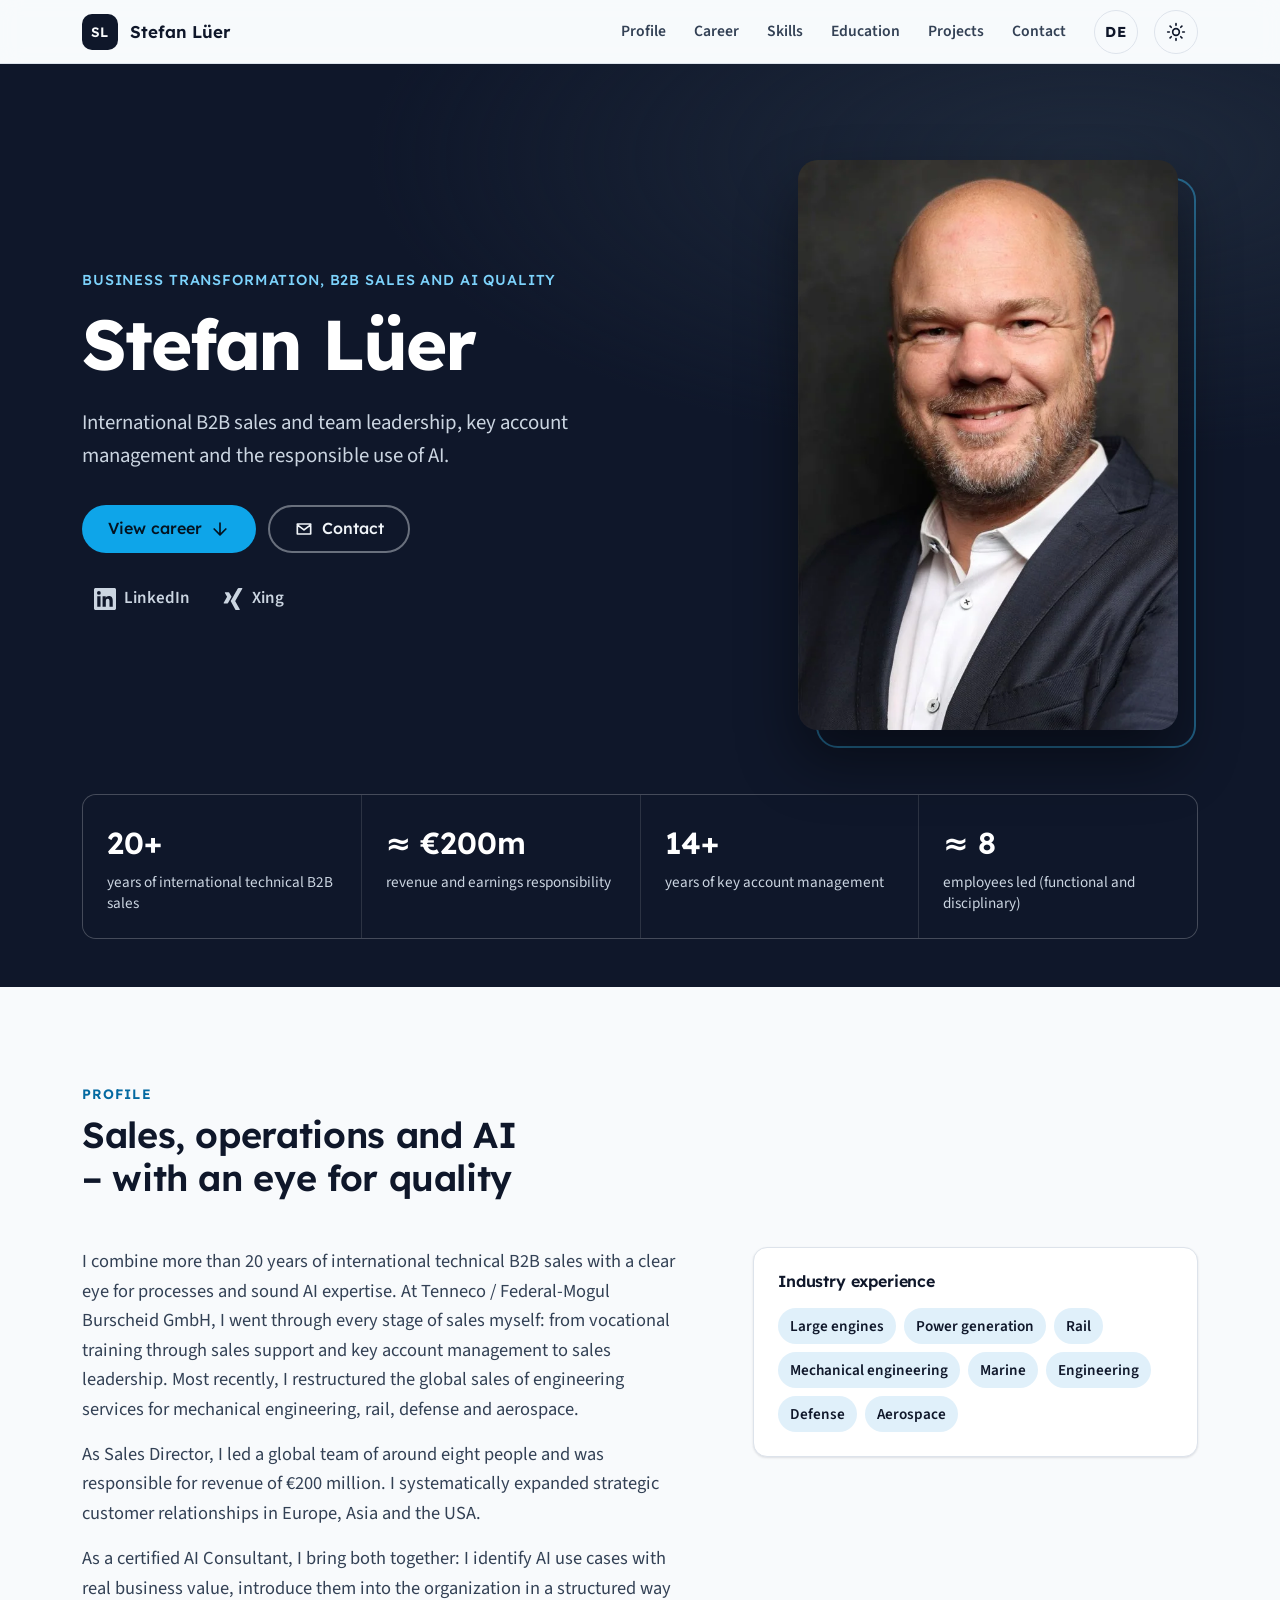
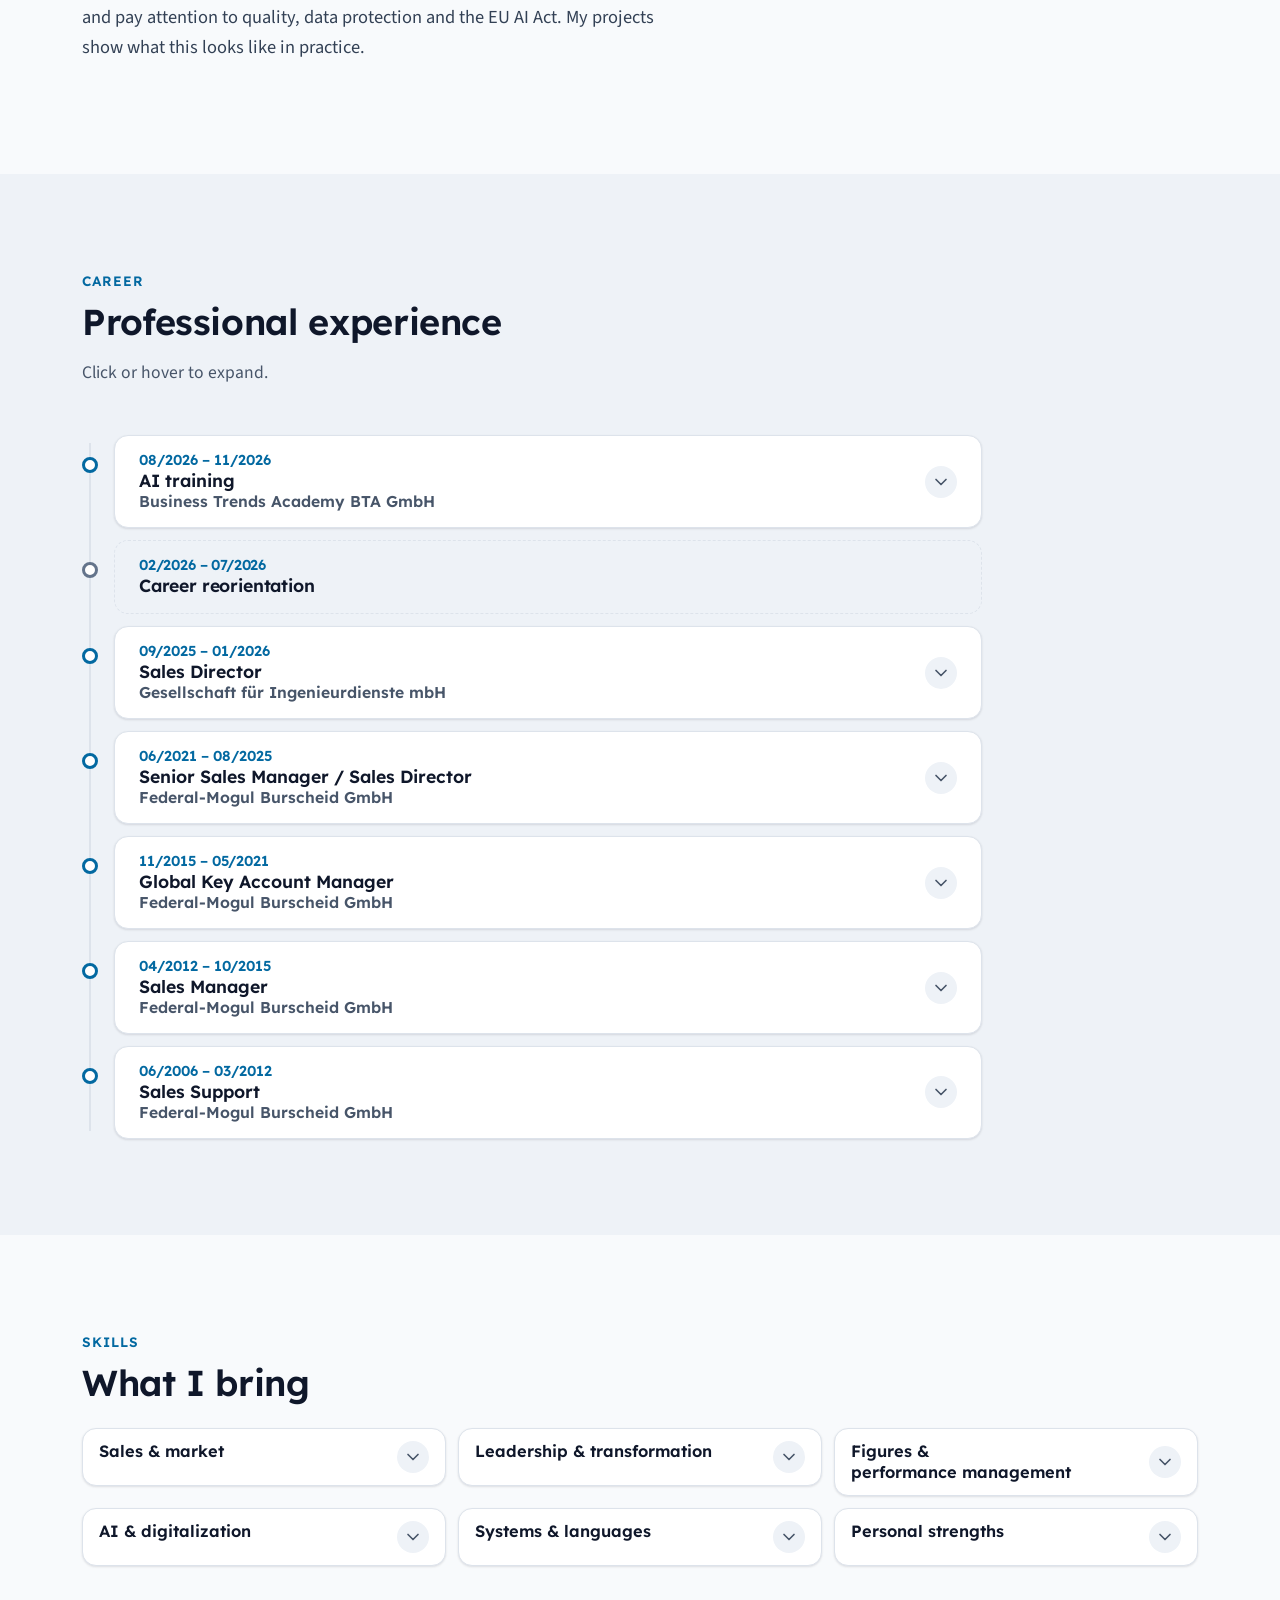
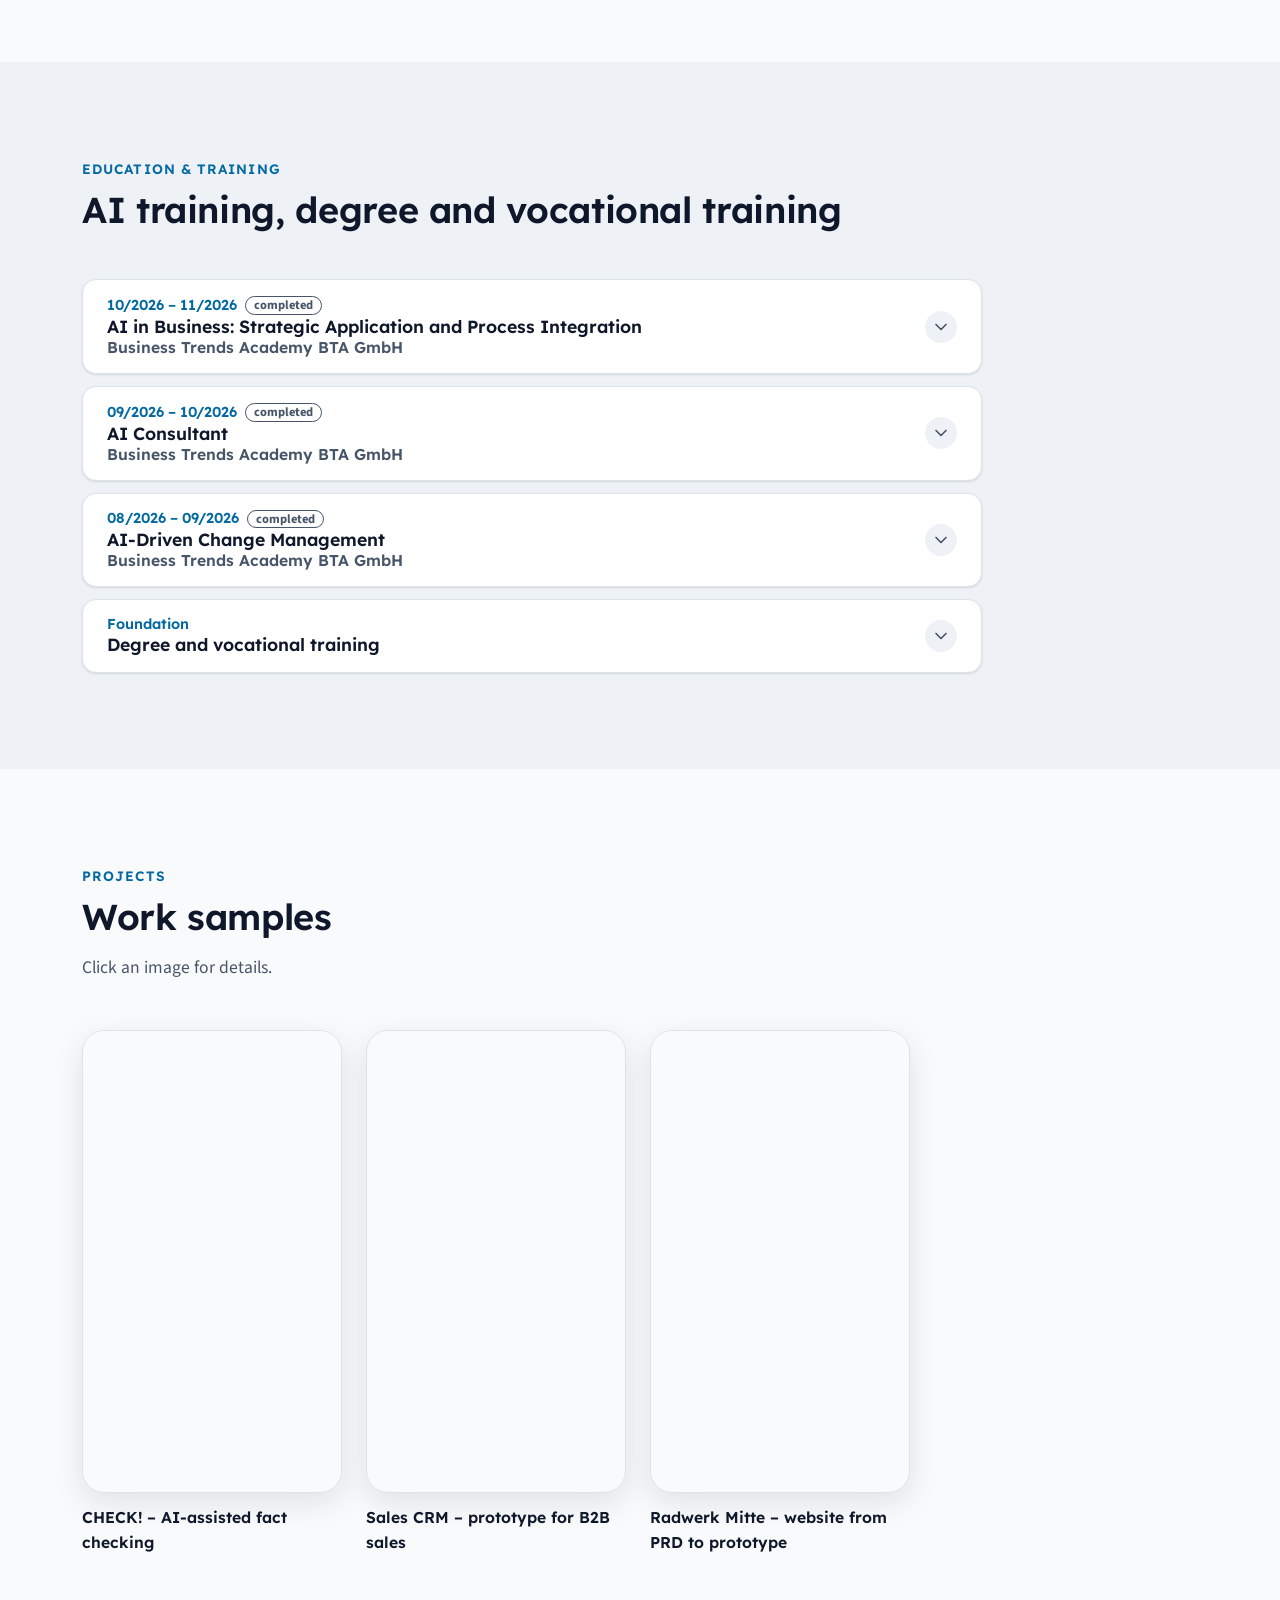
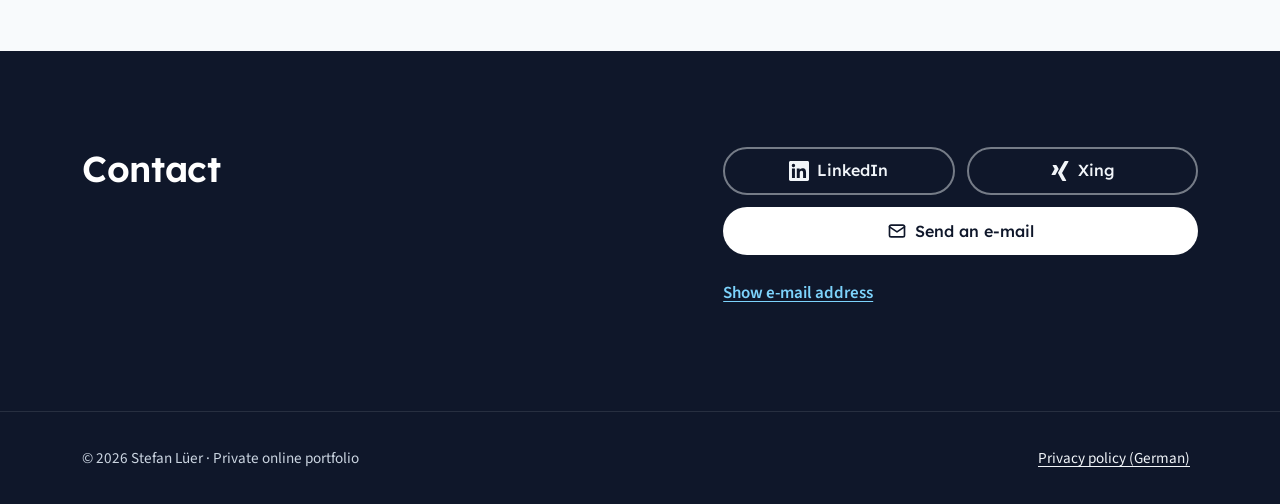
<file: site/index.html>
<!doctype html>
<html lang="de">
<head>
  <meta charset="utf-8">
  <meta name="viewport" content="width=device-width, initial-scale=1">
  <meta http-equiv="Content-Security-Policy" content="default-src 'self'; script-src 'self'; style-src 'self'; img-src 'self' data:; font-src 'self'; frame-src 'none'; connect-src 'none'; manifest-src 'self'; worker-src 'none'; base-uri 'self'; form-action 'none'; object-src 'none'; upgrade-insecure-requests">
  <meta name="referrer" content="strict-origin-when-cross-origin">
  <title data-i18n="meta.title">Stefan Lüer – Internationaler B2B-Vertrieb, Key-Account-Management & KI</title>
  <meta name="description" data-i18n-attr="content:meta.desc" content="Stefan Lüer: über 20 Jahre internationaler technischer B2B-Vertrieb, Teamleitung und Key-Account-Management – verbunden mit fundierter KI-Kompetenz. Werdegang, Kompetenzen, Weiterbildung und Projekte.">
  <link rel="canonical" href="https://lueer.me/">
  <meta property="og:type" content="profile">
  <meta property="og:locale" content="de_DE">
  <meta property="og:locale:alternate" content="en_US">
  <meta property="og:url" content="https://lueer.me/">
  <meta property="og:title" content="Stefan Lüer – Internationaler B2B-Vertrieb, Key-Account-Management & KI">
  <meta property="og:description" content="Werdegang, Kompetenzen, Weiterbildung und Projekte.">
  <meta property="og:image" content="https://lueer.me/assets/portrait.jpg">
  <meta property="og:image:alt" content="Portrait von Stefan Lüer">
  <meta name="twitter:card" content="summary">
  <meta name="theme-color" content="#0F172A">
  <link rel="icon" href="favicon.svg" type="image/svg+xml">
  <link rel="preload" href="assets/fonts/lexend-latin.woff2" as="font" type="font/woff2" crossorigin>
  <link rel="stylesheet" href="css/styles.css">
  <script src="js/theme-init.js"></script>
  <script type="application/ld+json">
  {
    "@context": "https://schema.org",
    "@type": "Person",
    "name": "Stefan Lüer",
    "url": "https://lueer.me/",
    "image": "https://lueer.me/assets/portrait.jpg",
    "jobTitle": "Vertriebs- und Prozessmanager",
    "knowsAbout": ["Internationaler B2B-Vertrieb", "Key Account Management", "Sales Operations", "Teamleitung", "Einführung KI-gestützter Geschäftsprozesse"],
    "sameAs": ["https://www.linkedin.com/in/stefanlueer/", "https://www.xing.com/profile/Stefan_Lueer4"]
  }
  </script>
</head>
<body>
  <a class="skip-link" href="#main" data-i18n="skip">Zum Inhalt springen</a>

  <header class="site-header" id="top">
    <div class="container header-inner">
      <a class="brand" href="#top" data-i18n-attr="aria-label:brand.top" aria-label="Stefan Lüer – zum Seitenanfang">
        <span class="brand-mark" aria-hidden="true">SL</span>
        <span class="brand-name">Stefan Lüer</span>
      </a>
      <nav class="main-nav" data-i18n-attr="aria-label:nav.label" aria-label="Hauptnavigation">
        <button class="nav-toggle" type="button" aria-expanded="false" aria-controls="nav-list">
          <svg class="icon" aria-hidden="true" viewBox="0 0 24 24"><path d="M4 7h16M4 12h16M4 17h16"/></svg>
          <span data-i18n="nav.menu">Menü</span>
        </button>
        <ul id="nav-list" class="nav-list">
          <li><a href="#profil" data-i18n="nav.profil">Profil</a></li>
          <li><a href="#werdegang" data-i18n="nav.werdegang">Werdegang</a></li>
          <li><a href="#kompetenzen" data-i18n="nav.kompetenzen">Kompetenzen</a></li>
          <li><a href="#weiterbildung" data-i18n="nav.weiterbildung">Weiterbildung</a></li>
          <li><a href="#projekte" data-i18n="nav.projekte">Projekte</a></li>
          <li><a href="#kontakt" data-i18n="nav.kontakt">Kontakt</a></li>
        </ul>
      </nav>
      <button class="lang-toggle" type="button" data-lang-toggle lang="en" aria-label="Switch to English">EN</button>
      <button class="theme-toggle" type="button" data-i18n-attr="aria-label:theme" aria-label="Farbschema umschalten">
        <svg class="icon icon-sun" aria-hidden="true" viewBox="0 0 24 24"><circle cx="12" cy="12" r="4"/><path d="M12 2v2M12 20v2M4.9 4.9l1.4 1.4M17.7 17.7l1.4 1.4M2 12h2M20 12h2M4.9 19.1l1.4-1.4M17.7 6.3l1.4-1.4"/></svg>
        <svg class="icon icon-moon" aria-hidden="true" viewBox="0 0 24 24"><path d="M21 12.8A9 9 0 1 1 11.2 3a7 7 0 0 0 9.8 9.8z"/></svg>
      </button>
    </div>
  </header>

  <main id="main" tabindex="-1">
    <!-- HERO -->
    <section class="hero" aria-labelledby="hero-title">
      <div class="container hero-grid">
        <div class="hero-copy">
          <p class="eyebrow" data-bind="rolle"></p>
          <h1 id="hero-title">Stefan Lüer</h1>
          <p class="hero-lead" data-bind="schwerpunkt"></p>
          <div class="hero-actions">
            <a class="btn btn-primary" href="#werdegang">
              <span data-i18n="hero.cta">Werdegang ansehen</span>
              <svg class="icon" aria-hidden="true" viewBox="0 0 24 24"><path d="M12 5v14M5 12l7 7 7-7"/></svg>
            </a>
            <a class="btn btn-ghost" href="#kontakt">
              <svg class="icon" aria-hidden="true" viewBox="0 0 24 24"><path d="M4 6h16v12H4zM4 7l8 6 8-6"/></svg>
              <span data-i18n="nav.kontakt">Kontakt</span>
            </a>
          </div>
          <ul class="social" data-i18n-attr="aria-label:social" aria-label="Profile">
            <li><a class="social-link" href="https://www.linkedin.com/in/stefanlueer/" target="_blank" rel="noopener noreferrer">
              <svg class="icon icon-brand" aria-hidden="true" viewBox="0 0 24 24"><path d="M20.45 20.45h-3.55v-5.57c0-1.33-.03-3.04-1.85-3.04-1.86 0-2.14 1.45-2.14 2.94v5.67H9.35V9h3.41v1.56h.05c.48-.9 1.64-1.85 3.37-1.85 3.6 0 4.27 2.37 4.27 5.46v6.28zM5.34 7.43a2.06 2.06 0 1 1 0-4.13 2.06 2.06 0 0 1 0 4.13zM7.12 20.45H3.56V9h3.56v11.45zM22.22 0H1.77C.79 0 0 .77 0 1.73v20.54C0 23.23.79 24 1.77 24h20.45c.98 0 1.78-.77 1.78-1.73V1.73C24 .77 23.2 0 22.22 0z"/></svg>
              <span>LinkedIn</span><span class="sr-only" data-i18n="newtab"> (öffnet in neuem Tab)</span></a></li>
            <li><a class="social-link" href="https://www.xing.com/profile/Stefan_Lueer4" target="_blank" rel="noopener noreferrer">
              <svg class="icon icon-brand" aria-hidden="true" viewBox="0 0 24 24"><path d="M18.19 0c-.52 0-.74.33-.93.66 0 0-7.46 13.22-7.7 13.66l4.92 9.02c.17.31.44.66.97.66h3.45c.21 0 .38-.08.46-.22.09-.15.09-.35-.01-.54l-4.88-8.92v-.02L22.14.76c.1-.19.1-.39.01-.54-.09-.14-.25-.22-.46-.22h-3.5zM3.65 4.74c-.21 0-.39.07-.47.22-.09.15-.08.34.02.53l2.34 4.05v.02L1.86 16.05c-.1.19-.09.38 0 .53.09.14.24.23.45.23h3.46c.52 0 .77-.35.95-.67l3.73-6.6-2.38-4.16c-.17-.31-.43-.66-.96-.66H3.65z"/></svg>
              <span>Xing</span><span class="sr-only" data-i18n="newtab"> (öffnet in neuem Tab)</span></a></li>
          </ul>
        </div>
        <figure class="hero-portrait">
          <picture>
            <source srcset="assets/portrait.webp" type="image/webp">
            <img src="assets/portrait.jpg" width="600" height="900" data-i18n-attr="alt:portrait" alt="Portrait von Stefan Lüer" fetchpriority="high">
          </picture>
        </figure>
      </div>
      <div class="container">
        <dl class="stats" id="stats"></dl>
      </div>
    </section>

    <!-- PROFIL -->
    <section class="section" id="profil" aria-labelledby="profil-title">
      <div class="container">
        <header class="section-head">
          <p class="section-kicker" data-i18n="nav.profil">Profil</p>
          <h2 id="profil-title" data-i18n="profil.title">Vertrieb, Operations und KI – mit Blick für Qualität</h2>
        </header>
        <div class="profil-grid">
          <div class="prose" id="profil-text"></div>
          <aside class="card" aria-labelledby="branchen-title">
            <h3 id="branchen-title" class="card-title" data-i18n="profil.branchen">Branchenerfahrung</h3>
            <ul class="chips" id="branchen"></ul>
          </aside>
        </div>
      </div>
    </section>

    <!-- WERDEGANG -->
    <section class="section section-alt" id="werdegang" aria-labelledby="wd-title">
      <div class="container">
        <header class="section-head">
          <p class="section-kicker" data-i18n="nav.werdegang">Werdegang</p>
          <h2 id="wd-title" data-i18n="wd.title">Berufserfahrung</h2>
          <p class="section-intro" data-i18n="fold.hint">Zum Aufklappen anklicken oder mit der Maus darüberfahren.</p>
        </header>
        <ol class="timeline" id="timeline"></ol>
      </div>
    </section>

    <!-- KOMPETENZEN -->
    <section class="section" id="kompetenzen" aria-labelledby="komp-title">
      <div class="container">
        <header class="section-head">
          <p class="section-kicker" data-i18n="nav.kompetenzen">Kompetenzen</p>
          <h2 id="komp-title" data-i18n="komp.title">Was ich einbringe</h2>
        </header>
        <div class="fold-grid" id="komp-grid"></div>
      </div>
    </section>

    <!-- WEITERBILDUNG -->
    <section class="section section-alt" id="weiterbildung" aria-labelledby="wb-title">
      <div class="container">
        <header class="section-head">
          <p class="section-kicker" data-i18n="wb.kicker">Aus- und Weiterbildung</p>
          <h2 id="wb-title" data-i18n="wb.title">KI-Weiterbildung, Studium und Ausbildung</h2>
        </header>
        <ol class="fold-list" id="ausbildung"></ol>
      </div>
    </section>

    <!-- PROJEKTE -->
    <section class="section" id="projekte" aria-labelledby="proj-title">
      <div class="container">
        <header class="section-head">
          <p class="section-kicker" data-i18n="nav.projekte">Projekte</p>
          <h2 id="proj-title" data-i18n="proj.title">Arbeitsnachweise</h2>
          <p class="section-intro" data-i18n="proj.intro">Bild anklicken für Details.</p>
        </header>
        <ul class="shots" id="projekte-liste"></ul>
      </div>
    </section>

    <!-- KONTAKT -->
    <section class="section contact" id="kontakt" aria-labelledby="kontakt-title">
      <div class="container contact-inner">
        <div>
          <h2 id="kontakt-title" data-i18n="nav.kontakt">Kontakt</h2>
        </div>
        <div class="contact-box">
          <div class="contact-actions">
            <a class="btn btn-outline-light" href="https://www.linkedin.com/in/stefanlueer/" target="_blank" rel="noopener noreferrer">
              <svg class="icon icon-brand" aria-hidden="true" viewBox="0 0 24 24"><path d="M20.45 20.45h-3.55v-5.57c0-1.33-.03-3.04-1.85-3.04-1.86 0-2.14 1.45-2.14 2.94v5.67H9.35V9h3.41v1.56h.05c.48-.9 1.64-1.85 3.37-1.85 3.6 0 4.27 2.37 4.27 5.46v6.28zM5.34 7.43a2.06 2.06 0 1 1 0-4.13 2.06 2.06 0 0 1 0 4.13zM7.12 20.45H3.56V9h3.56v11.45zM22.22 0H1.77C.79 0 0 .77 0 1.73v20.54C0 23.23.79 24 1.77 24h20.45c.98 0 1.78-.77 1.78-1.73V1.73C24 .77 23.2 0 22.22 0z"/></svg>
              LinkedIn<span class="sr-only" data-i18n="newtab"> (öffnet in neuem Tab)</span></a>
            <a class="btn btn-outline-light" href="https://www.xing.com/profile/Stefan_Lueer4" target="_blank" rel="noopener noreferrer">
              <svg class="icon icon-brand" aria-hidden="true" viewBox="0 0 24 24"><path d="M18.19 0c-.52 0-.74.33-.93.66 0 0-7.46 13.22-7.7 13.66l4.92 9.02c.17.31.44.66.97.66h3.45c.21 0 .38-.08.46-.22.09-.15.09-.35-.01-.54l-4.88-8.92v-.02L22.14.76c.1-.19.1-.39.01-.54-.09-.14-.25-.22-.46-.22h-3.5zM3.65 4.74c-.21 0-.39.07-.47.22-.09.15-.08.34.02.53l2.34 4.05v.02L1.86 16.05c-.1.19-.09.38 0 .53.09.14.24.23.45.23h3.46c.52 0 .77-.35.95-.67l3.73-6.6-2.38-4.16c-.17-.31-.43-.66-.96-.66H3.65z"/></svg>
              Xing<span class="sr-only" data-i18n="newtab"> (öffnet in neuem Tab)</span></a>
            <button class="btn btn-light contact-mail" type="button" data-mail="write">
              <svg class="icon" aria-hidden="true" viewBox="0 0 24 24"><rect x="3" y="5" width="18" height="14" rx="2"/><path d="m3 7 9 6 9-6"/></svg>
              <span data-i18n="kontakt.mail">E-Mail schreiben</span>
            </button>
          </div>
          <p class="mail-reveal">
            <button class="link-button" type="button" data-mail="show" aria-controls="mail-output" aria-expanded="false" data-i18n="kontakt.show">E-Mail-Adresse anzeigen</button>
            <span id="mail-output" class="mail-output" aria-live="polite"></span>
          </p>
        </div>
      </div>
    </section>
  </main>

  <footer class="site-footer">
    <div class="container footer-inner">
      <p>© <span id="jahr">2026</span> Stefan Lüer · <span data-i18n="footer.private">Privates Online-Portfolio</span></p>
      <ul class="footer-links">
        <li><a href="datenschutz.html" data-i18n="footer.privacy">Datenschutz</a></li>
      </ul>
    </div>
  </footer>

  <noscript><p class="noscript">Für die vollständige Darstellung bitte JavaScript aktivieren. / Please enable JavaScript. <a href="https://www.linkedin.com/in/stefanlueer/" rel="noopener noreferrer">LinkedIn</a></p></noscript>

  <script src="data/cv.js"></script>
  <script src="data/cv.en.js"></script>
  <script src="data/site.js"></script>
  <script src="data/site.en.js"></script>
  <script src="js/i18n.js"></script>
  <script src="js/mail.js"></script>
  <script src="js/theme-toggle.js"></script>
  <script src="js/fold.js"></script>
  <script src="js/app.js"></script>
</body>
</html>
</file>
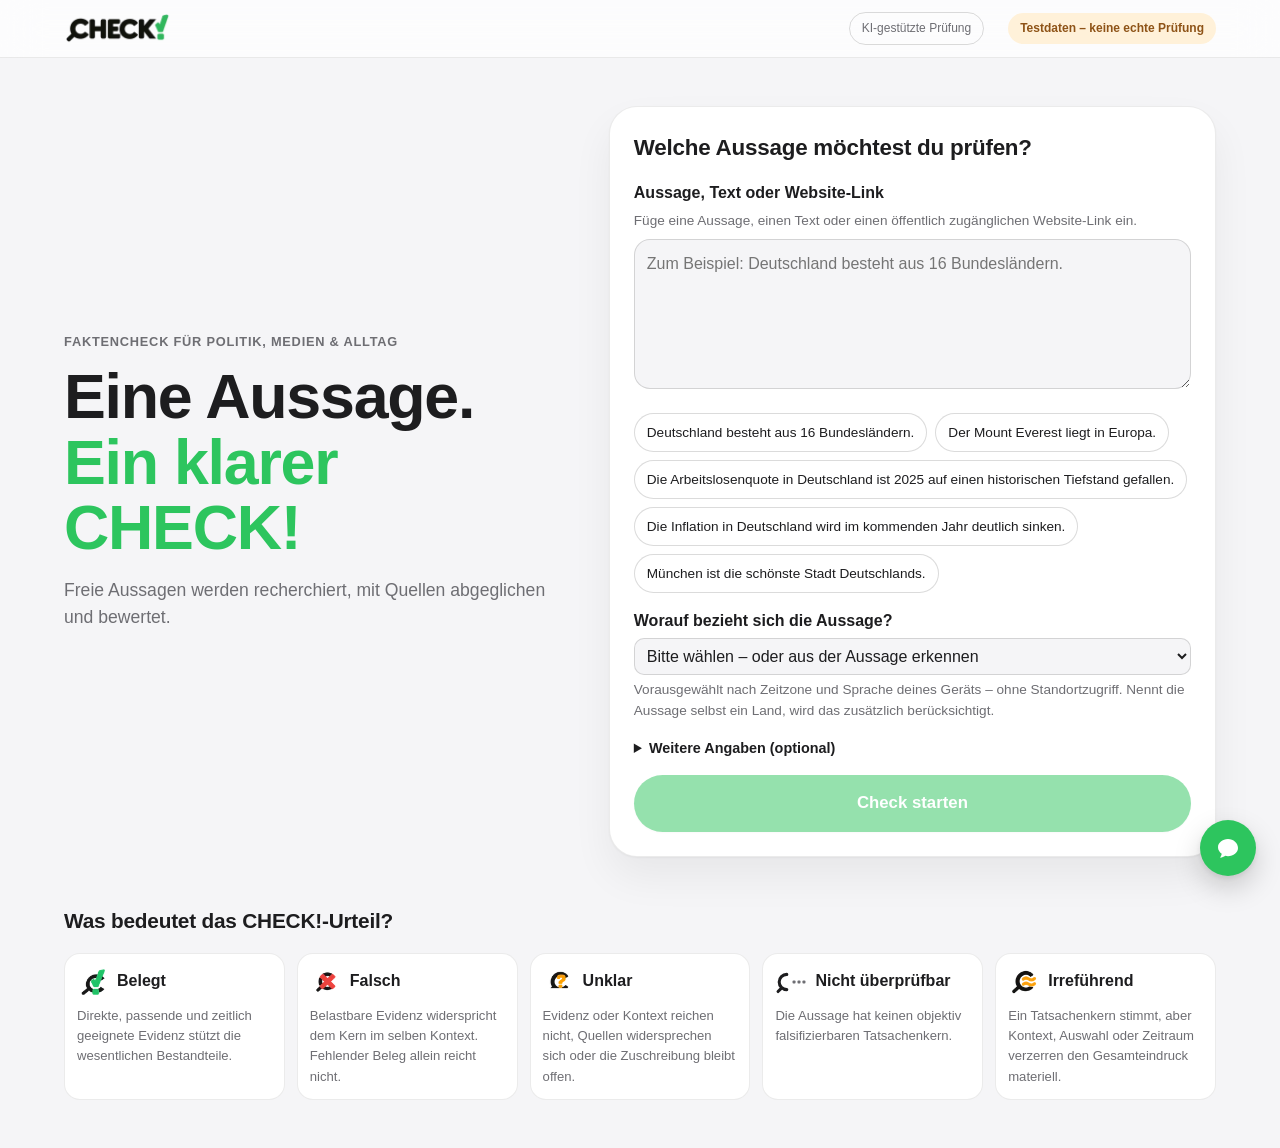
<file: site/projects/check/index.html>
<!doctype html>
<html lang="de">
  <head>
    <meta charset="UTF-8" />
    <meta name="viewport" content="width=device-width, initial-scale=1.0" />
    <meta http-equiv="Content-Security-Policy" content="default-src 'none'; script-src 'self'; style-src 'self'; img-src 'self' data:; font-src 'self'; connect-src 'none'; base-uri 'none'; form-action 'none'; object-src 'none'">
    <meta name="referrer" content="no-referrer">
    <meta name="robots" content="noindex">
    <meta name="description" content="CHECK! – Offline-Demo mit Testdaten (keine echte Prüfung)." />
    <title>CHECK! – Offline-Demo</title>
    <!-- Build des CHECK!-Frontends im Testdaten-Modus (VITE_USE_MOCK_API=true), Stand 2026-11-05 (Commit e4ad758). Keine Netzwerkaufrufe. -->
    <script type="module" crossorigin src="./assets/index-Dtr4v4Rw.js"></script>
    <link rel="stylesheet" crossorigin href="./assets/index-D5bfKaYa.css">
  </head>
  <body>
    <div id="root"></div>
  </body>
</html>
</file>
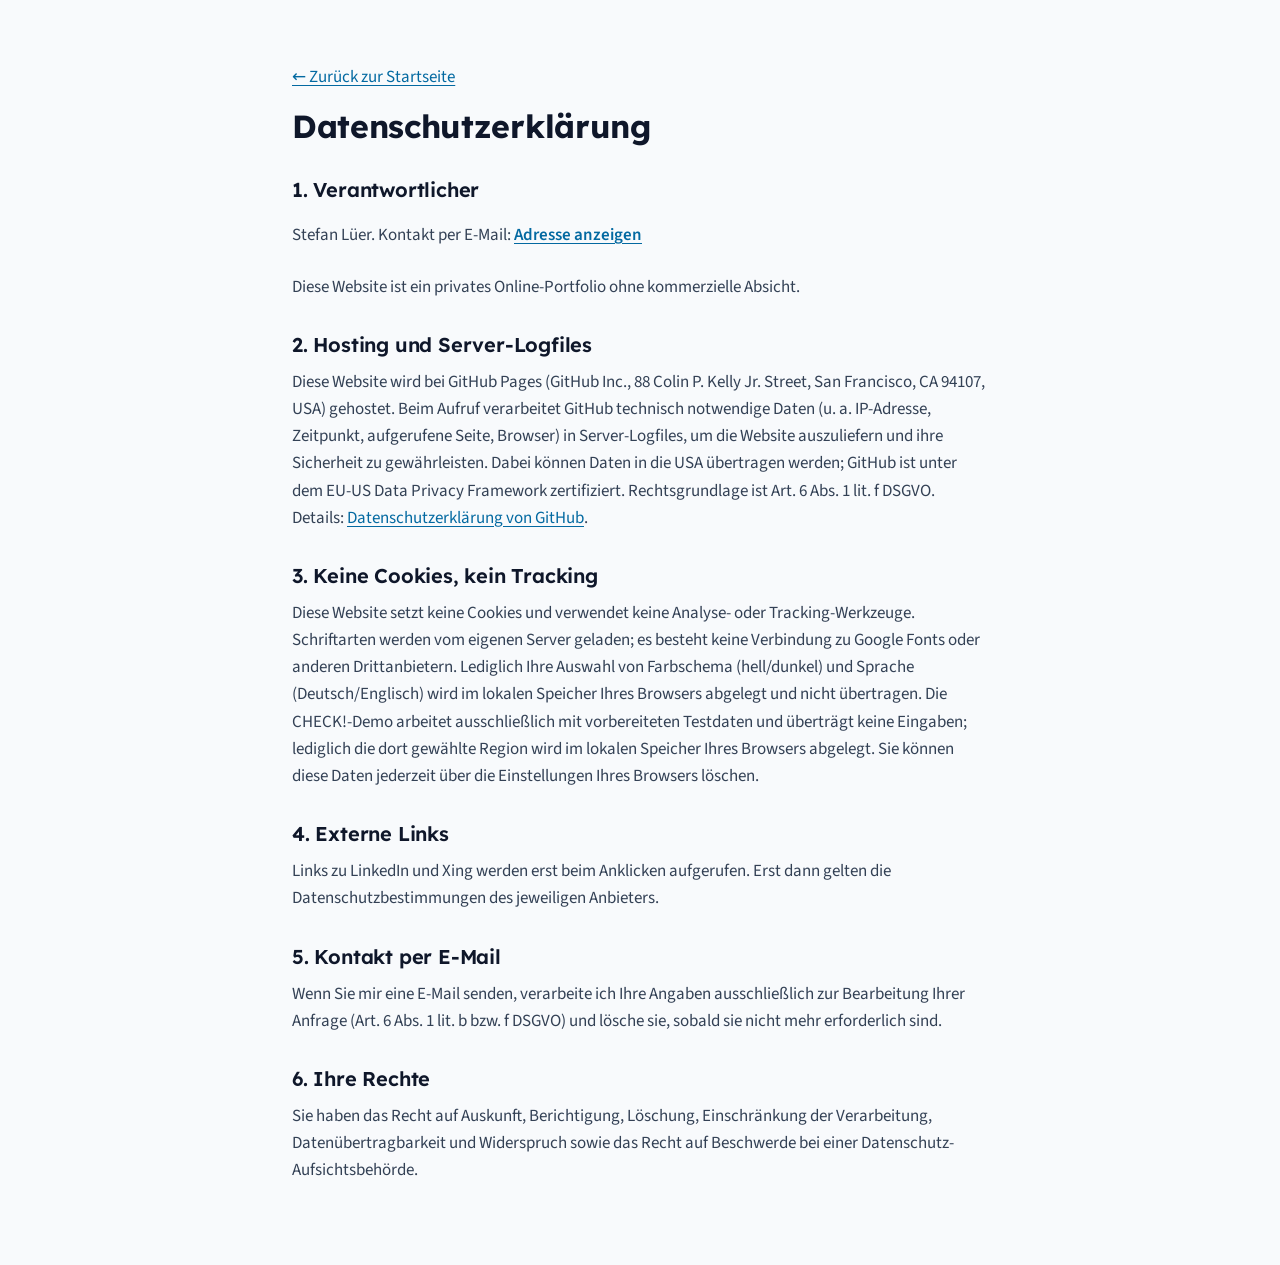
<file: site/datenschutz.html>
<!doctype html>
<html lang="de">
<head>
  <meta charset="utf-8">
  <meta name="viewport" content="width=device-width, initial-scale=1">
  <meta http-equiv="Content-Security-Policy" content="default-src 'self'; script-src 'self'; style-src 'self'; img-src 'self' data:; font-src 'self'; base-uri 'self'; form-action 'none'; object-src 'none'; upgrade-insecure-requests">
  <meta name="referrer" content="strict-origin-when-cross-origin">
  <title>Datenschutz – Stefan Lüer</title>
  <link rel="canonical" href="https://lueer.me/datenschutz.html">
  <link rel="icon" href="favicon.svg" type="image/svg+xml">
  <link rel="stylesheet" href="css/styles.css">
  <script src="js/theme-init.js"></script>
</head>
<body>
  <main class="legal" id="main">
    <div class="container">
      <p><a href="./">← Zurück zur Startseite</a></p>
      <h1>Datenschutzerklärung</h1>

      <h2>1. Verantwortlicher</h2>
      <p>Stefan Lüer. Kontakt per E-Mail: <button class="link-button" type="button" data-mail="show" aria-controls="mail-output" aria-expanded="false">Adresse anzeigen</button> <span id="mail-output" aria-live="polite"></span></p>
      <p>Diese Website ist ein privates Online-Portfolio ohne kommerzielle Absicht.</p>

      <h2>2. Hosting und Server-Logfiles</h2>
      <p>Diese Website wird bei GitHub Pages (GitHub Inc., 88 Colin P. Kelly Jr. Street, San Francisco, CA 94107, USA) gehostet. Beim Aufruf verarbeitet GitHub technisch notwendige Daten (u. a. IP-Adresse, Zeitpunkt, aufgerufene Seite, Browser) in Server-Logfiles, um die Website auszuliefern und ihre Sicherheit zu gewährleisten. Dabei können Daten in die USA übertragen werden; GitHub ist unter dem EU-US Data Privacy Framework zertifiziert. Rechtsgrundlage ist Art. 6 Abs. 1 lit. f DSGVO. Details: <a href="https://docs.github.com/de/site-policy/privacy-policies/github-general-privacy-statement" target="_blank" rel="noopener noreferrer">Datenschutzerklärung von GitHub</a>.</p>

      <h2>3. Keine Cookies, kein Tracking</h2>
      <p>Diese Website setzt keine Cookies und verwendet keine Analyse- oder Tracking-Werkzeuge. Schriftarten werden vom eigenen Server geladen; es besteht keine Verbindung zu Google Fonts oder anderen Drittanbietern. Lediglich Ihre Auswahl von Farbschema (hell/dunkel) und Sprache (Deutsch/Englisch) wird im lokalen Speicher Ihres Browsers abgelegt und nicht übertragen. Die CHECK!-Demo arbeitet ausschließlich mit vorbereiteten Testdaten und überträgt keine Eingaben; lediglich die dort gewählte Region wird im lokalen Speicher Ihres Browsers abgelegt. Sie können diese Daten jederzeit über die Einstellungen Ihres Browsers löschen.</p>

      <h2>4. Externe Links</h2>
      <p>Links zu LinkedIn und Xing werden erst beim Anklicken aufgerufen. Erst dann gelten die Datenschutzbestimmungen des jeweiligen Anbieters.</p>

      <h2>5. Kontakt per E-Mail</h2>
      <p>Wenn Sie mir eine E-Mail senden, verarbeite ich Ihre Angaben ausschließlich zur Bearbeitung Ihrer Anfrage (Art. 6 Abs. 1 lit. b bzw. f DSGVO) und lösche sie, sobald sie nicht mehr erforderlich sind.</p>

      <h2>6. Ihre Rechte</h2>
      <p>Sie haben das Recht auf Auskunft, Berichtigung, Löschung, Einschränkung der Verarbeitung, Datenübertragbarkeit und Widerspruch sowie das Recht auf Beschwerde bei einer Datenschutz-Aufsichtsbehörde.</p>
    </div>
  </main>
  <script src="js/mail.js"></script>
</body>
</html>
</file>
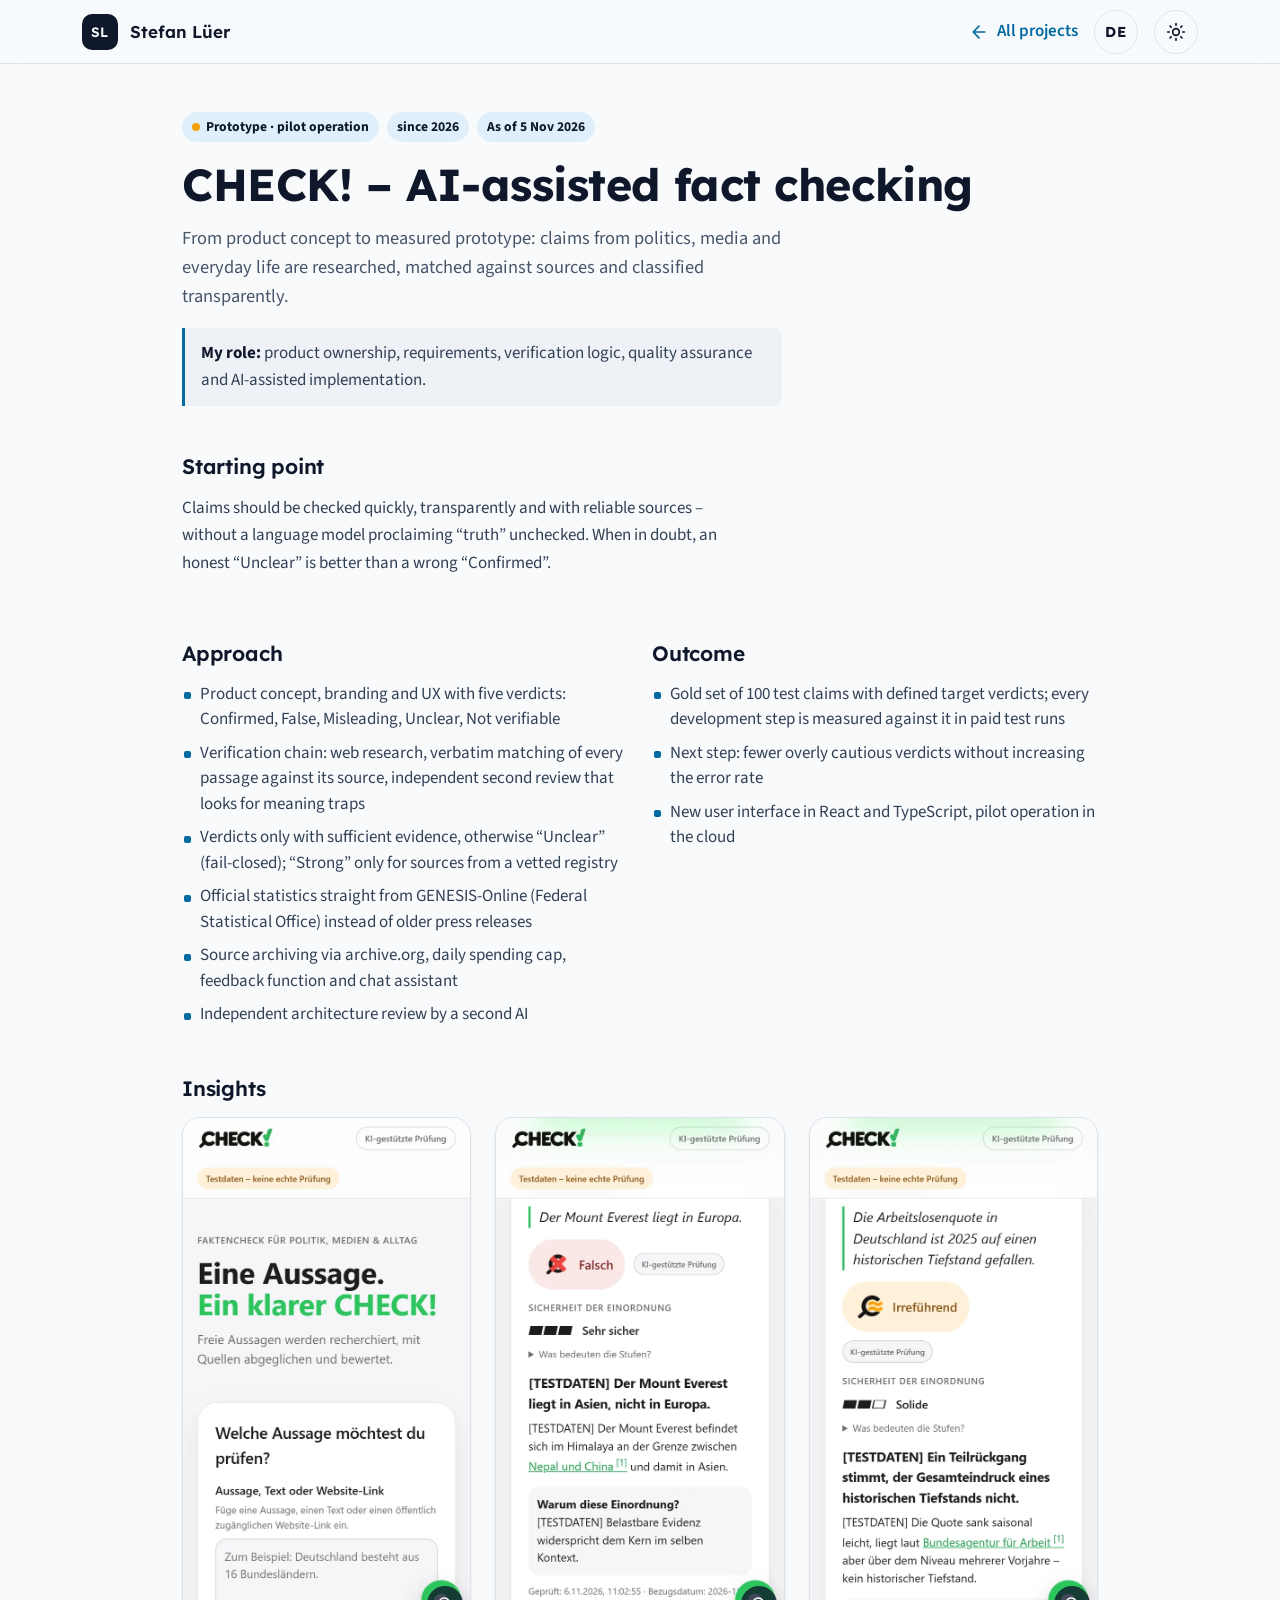
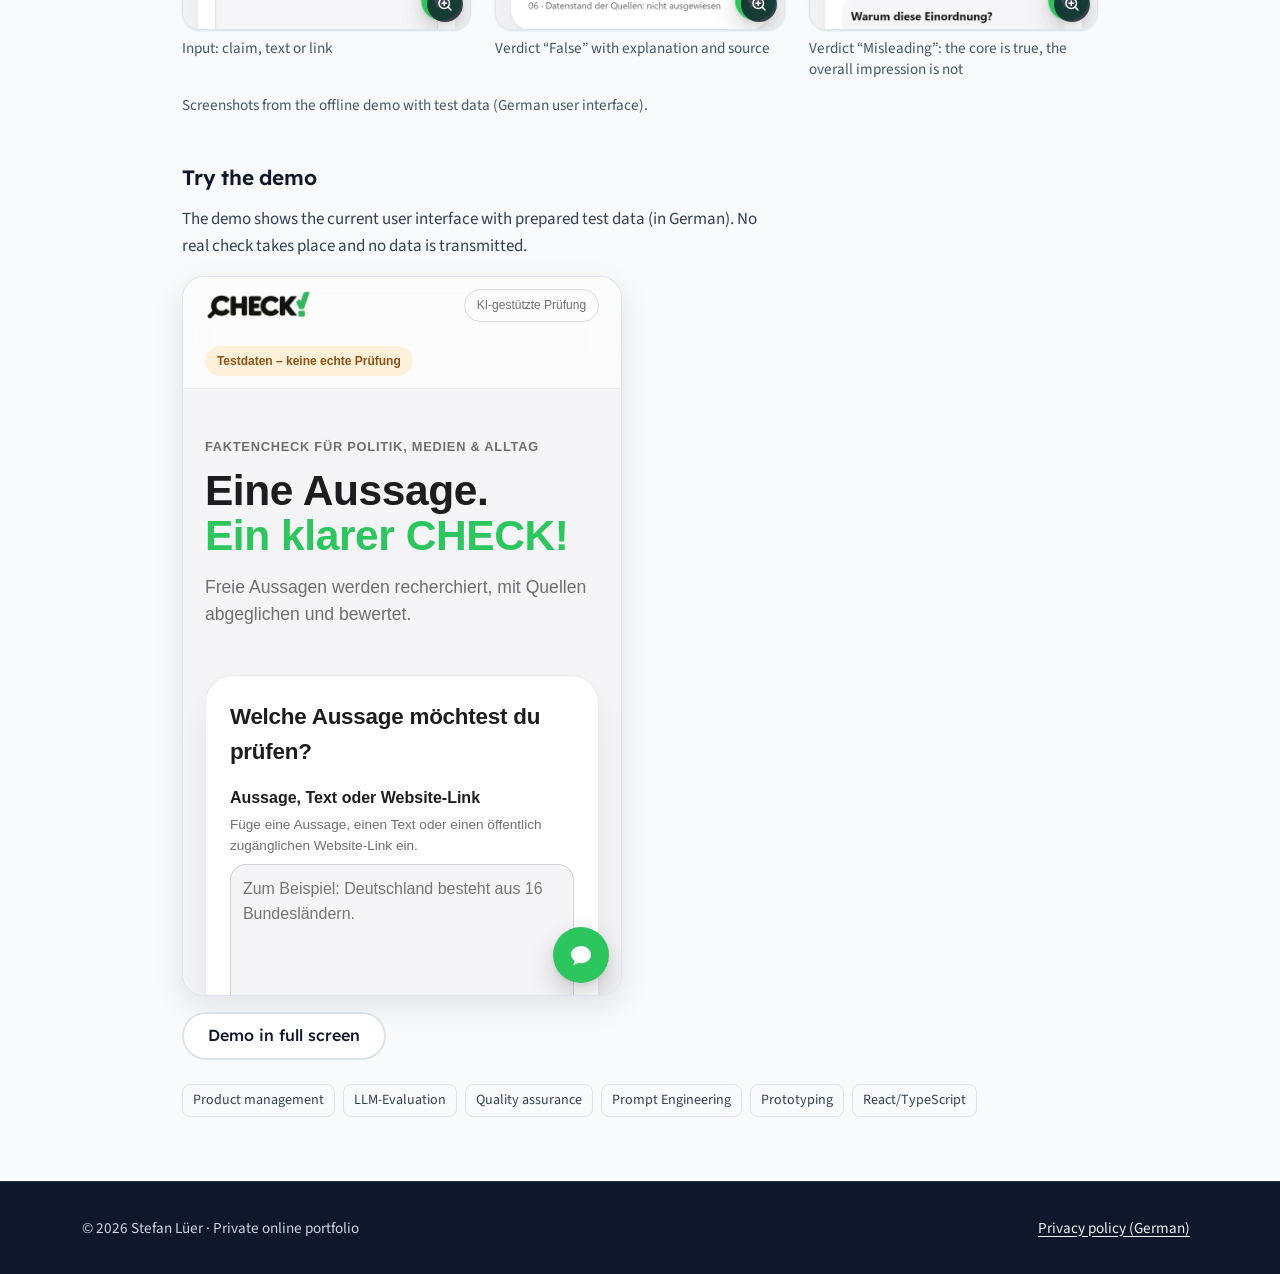
<file: site/projekte/check.html>
<!doctype html>
<html lang="de">
<head>
  <meta charset="utf-8">
  <meta name="viewport" content="width=device-width, initial-scale=1">
  <meta http-equiv="Content-Security-Policy" content="default-src 'self'; script-src 'self'; style-src 'self'; img-src 'self' data:; font-src 'self'; frame-src 'self'; connect-src 'none'; worker-src 'none'; base-uri 'self'; form-action 'none'; object-src 'none'; upgrade-insecure-requests">
  <meta name="referrer" content="strict-origin-when-cross-origin">
  <title data-i18n="check.meta.title">CHECK! – KI-gestützte Faktenprüfung · Projekt von Stefan Lüer</title>
  <meta name="description" data-i18n-attr="content:check.meta.desc" content="CHECK!: KI-gestützte Faktenprüfung mit Quellenabgleich, Zweitprüfung und Goldset-Messung. Produktverantwortung, Prüflogik und Qualitätssicherung: Stefan Lüer.">
  <link rel="canonical" href="https://lueer.me/projekte/check.html">
  <meta property="og:type" content="article">
  <meta property="og:locale" content="de_DE">
  <meta property="og:url" content="https://lueer.me/projekte/check.html">
  <meta property="og:title" content="CHECK! – KI-gestützte Faktenprüfung">
  <meta property="og:description" content="Vom Produktkonzept zum gemessenen Prototyp.">
  <meta name="theme-color" content="#0F172A">
  <link rel="icon" href="../favicon.svg" type="image/svg+xml">
  <link rel="preload" href="../assets/fonts/lexend-latin.woff2" as="font" type="font/woff2" crossorigin>
  <link rel="stylesheet" href="../css/styles.css">
  <script src="../js/theme-init.js"></script>
</head>
<body>
  <a class="skip-link" href="#main" data-i18n="skip">Zum Inhalt springen</a>

  <header class="site-header">
    <div class="container header-inner">
      <a class="brand" href="../" data-i18n-attr="aria-label:brand.home" aria-label="Stefan Lüer – zur Startseite">
        <span class="brand-mark" aria-hidden="true">SL</span>
        <span class="brand-name">Stefan Lüer</span>
      </a>
      <a class="back-link" href="../#projekte">
        <svg class="icon" aria-hidden="true" viewBox="0 0 24 24"><path d="M19 12H5M12 19l-7-7 7-7"/></svg>
        <span data-i18n="check.back">Alle Projekte</span>
      </a>
      <button class="lang-toggle" type="button" data-lang-toggle lang="en" aria-label="Switch to English">EN</button>
      <button class="theme-toggle" type="button" data-i18n-attr="aria-label:theme" aria-label="Farbschema umschalten">
        <svg class="icon icon-sun" aria-hidden="true" viewBox="0 0 24 24"><circle cx="12" cy="12" r="4"/><path d="M12 2v2M12 20v2M4.9 4.9l1.4 1.4M17.7 17.7l1.4 1.4M2 12h2M20 12h2M4.9 19.1l1.4-1.4M17.7 6.3l1.4-1.4"/></svg>
        <svg class="icon icon-moon" aria-hidden="true" viewBox="0 0 24 24"><path d="M21 12.8A9 9 0 1 1 11.2 3a7 7 0 0 0 9.8 9.8z"/></svg>
      </button>
    </div>
  </header>

  <main id="main" class="projekt-page" tabindex="-1">
    <div class="container">
      <div class="projekt-meta">
        <span class="badge badge-status" data-i18n="check.status">Prototyp · Pilotbetrieb</span>
        <span class="badge" data-i18n="check.since">seit 2026</span>
        <span class="badge" data-i18n="check.stand">Stand 05.11.2026</span>
      </div>
      <h1 data-i18n="check.title">CHECK! – KI-gestützte Faktenprüfung</h1>
      <p class="projekt-sub" data-i18n="check.sub">Vom Produktkonzept zum gemessenen Prototyp: Aussagen aus Politik, Medien und Alltag werden recherchiert, mit Quellen abgeglichen und nachvollziehbar eingeordnet.</p>
      <p class="projekt-rolle" data-i18n-html="check.rolle"><strong>Meine Rolle:</strong> Produktverantwortung, Anforderungen, Prüflogik, Qualitätssicherung und KI-gestützte Umsetzung.</p>

      <h2 data-i18n="check.ausgangslage">Ausgangslage</h2>
      <p class="prose-sm" data-i18n="check.ausgangslage.text">Behauptungen sollen schnell, nachvollziehbar und mit belastbaren Quellen geprüft werden – ohne dass ein Sprachmodell ungeprüft „Wahrheit“ verkündet. Im Zweifel ist ein ehrliches „Unklar“ besser als ein falsches „Belegt“.</p>

      <div class="projekt-cols">
        <section aria-labelledby="vorgehen-title">
          <h2 id="vorgehen-title" data-i18n="check.vorgehen">Vorgehen</h2>
          <ul class="bullets">
            <li data-i18n="check.v1">Produktkonzept, Markenauftritt und UX mit fünf Bewertungsstufen: Belegt, Falsch, Irreführend, Unklar, Nicht überprüfbar</li>
            <li data-i18n="check.v2">Prüfkette: Recherche mit Websuche, wörtlicher Abgleich jeder Fundstelle mit der Quelle, unabhängige Zweitprüfung mit Blick auf Bedeutungsfallen</li>
            <li data-i18n="check.v3">Urteil nur bei ausreichender Evidenz, sonst „Unklar“ (fail-closed); „Stark“ nur für Quellen aus einem geprüften Register</li>
            <li data-i18n="check.v4">Amtliche Statistik direkt aus GENESIS-Online (Destatis) statt aus älteren Pressemitteilungen</li>
            <li data-i18n="check.v5">Quellensicherung über archive.org, Kostendeckel mit Tageslimit, Rückmeldefunktion und Chat-Assistent</li>
            <li data-i18n="check.v6">Unabhängiges Architektur-Review durch eine Zweit-KI</li>
          </ul>
        </section>
        <section aria-labelledby="ergebnis-title">
          <h2 id="ergebnis-title" data-i18n="check.ergebnis">Ergebnis</h2>
          <ul class="bullets">
            <li data-i18n="check.e1">Goldset mit 100 Testaussagen und festgelegten Soll-Urteilen; jeder Entwicklungsschritt wird in bezahlten Messläufen gegen dieses Set geprüft</li>
            <li data-i18n="check.e2">Nächster Schritt: weniger übervorsichtige Urteile, ohne die Fehlerquote zu erhöhen</li>
            <li data-i18n="check.e3">Neue Oberfläche in React und TypeScript, Pilotbetrieb in der Cloud</li>
          </ul>
        </section>
      </div>

      <h2 data-i18n="check.einblicke">Einblicke</h2>
      <ul class="gallery" data-lightbox>
        <li><figure>
          <a href="../assets/projekte/check-start.webp">
            <img src="../assets/projekte/check-start.webp" width="640" height="1139" loading="lazy" decoding="async" data-i18n-attr="alt:check.alt1" alt="CHECK!-Startseite: Eingabefeld für eine Aussage, einen Text oder einen Link">
            <span class="zoom-badge" aria-hidden="true"><svg class="icon" viewBox="0 0 24 24"><circle cx="11" cy="11" r="7"/><path d="m20 20-3.5-3.5M11 8v6M8 11h6"/></svg></span>
            <span class="sr-only zoom-label">Bild vergrößern</span>
          </a>
          <figcaption data-i18n="check.cap1">Eingabe: Aussage, Text oder Link</figcaption>
        </figure></li>
        <li><figure>
          <a href="../assets/projekte/check-falsch.webp">
            <img src="../assets/projekte/check-falsch.webp" width="640" height="1139" loading="lazy" decoding="async" data-i18n-attr="alt:check.alt2" alt="CHECK!-Ergebnis: „Der Mount Everest liegt in Europa“ wird als „Falsch“ eingeordnet, mit Begründung und Quellenverweis">
            <span class="zoom-badge" aria-hidden="true"><svg class="icon" viewBox="0 0 24 24"><circle cx="11" cy="11" r="7"/><path d="m20 20-3.5-3.5M11 8v6M8 11h6"/></svg></span>
            <span class="sr-only zoom-label">Bild vergrößern</span>
          </a>
          <figcaption data-i18n="check.cap2">Ergebnis „Falsch“ mit Begründung und Quelle</figcaption>
        </figure></li>
        <li><figure>
          <a href="../assets/projekte/check-irrefuehrend.webp">
            <img src="../assets/projekte/check-irrefuehrend.webp" width="640" height="1139" loading="lazy" decoding="async" data-i18n-attr="alt:check.alt3" alt="CHECK!-Ergebnis: Aussage zur Arbeitslosenquote wird als „Irreführend“ eingeordnet">
            <span class="zoom-badge" aria-hidden="true"><svg class="icon" viewBox="0 0 24 24"><circle cx="11" cy="11" r="7"/><path d="m20 20-3.5-3.5M11 8v6M8 11h6"/></svg></span>
            <span class="sr-only zoom-label">Bild vergrößern</span>
          </a>
          <figcaption data-i18n="check.cap3">Ergebnis „Irreführend“: Kern stimmt, Gesamteindruck nicht</figcaption>
        </figure></li>
      </ul>
      <p class="hinweis" data-i18n="check.shots.note">Screenshots aus der Offline-Demo mit Testdaten.</p>

      <h2 id="demo" data-i18n="check.demo">Demo ausprobieren</h2>
      <p class="prose-sm" data-i18n="check.demo.text">Die Demo zeigt die aktuelle Oberfläche mit vorbereiteten Testdaten. Es findet keine echte Prüfung statt und es werden keine Daten übertragen.</p>
      <iframe class="demo-frame" src="../projects/check/index.html" data-i18n-attr="title:check.demo.title" title="CHECK! Offline-Demo mit Testdaten" lang="de" loading="lazy" referrerpolicy="no-referrer"></iframe>
      <div class="demo-actions">
        <a class="btn btn-secondary" href="../projects/check/index.html" target="_blank" rel="noopener noreferrer"><span data-i18n="check.demo.full">Demo im Vollbild</span><span class="sr-only" data-i18n="newtab"> (öffnet in neuem Tab)</span></a>
      </div>

      <ul class="tags" data-i18n-attr="aria-label:check.tags" aria-label="Schlagworte">
        <li data-i18n="check.tag1">Produktmanagement</li><li>LLM-Evaluation</li><li data-i18n="check.tag3">Qualitätssicherung</li><li>Prompt Engineering</li><li>Prototyping</li><li>React/TypeScript</li>
      </ul>
    </div>
  </main>

  <footer class="site-footer">
    <div class="container footer-inner">
      <p>© 2026 Stefan Lüer · <span data-i18n="footer.private">Privates Online-Portfolio</span></p>
      <ul class="footer-links">
        <li><a href="../datenschutz.html" data-i18n="footer.privacy">Datenschutz</a></li>
      </ul>
    </div>
  </footer>

  <script src="../js/i18n.js"></script>
  <script src="../js/theme-toggle.js"></script>
  <script src="../js/lightbox.js"></script>
</body>
</html>
</file>
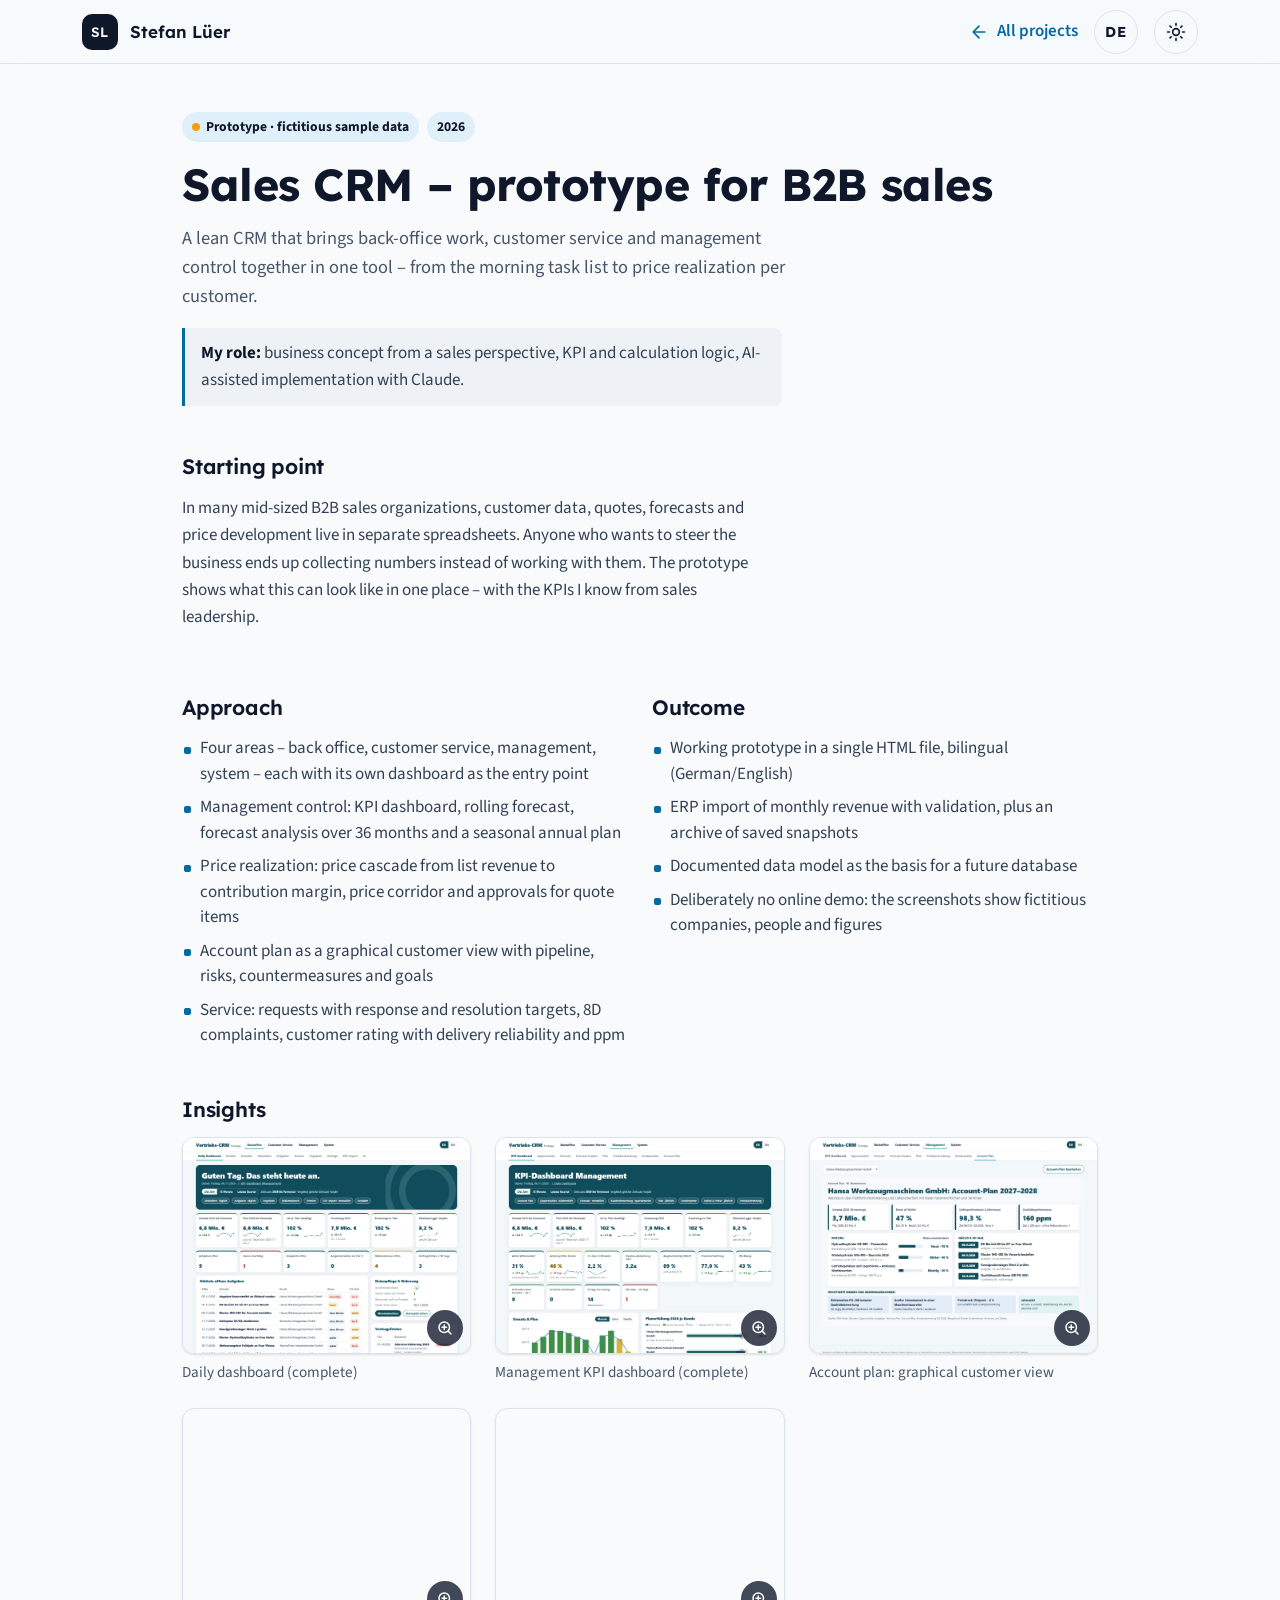
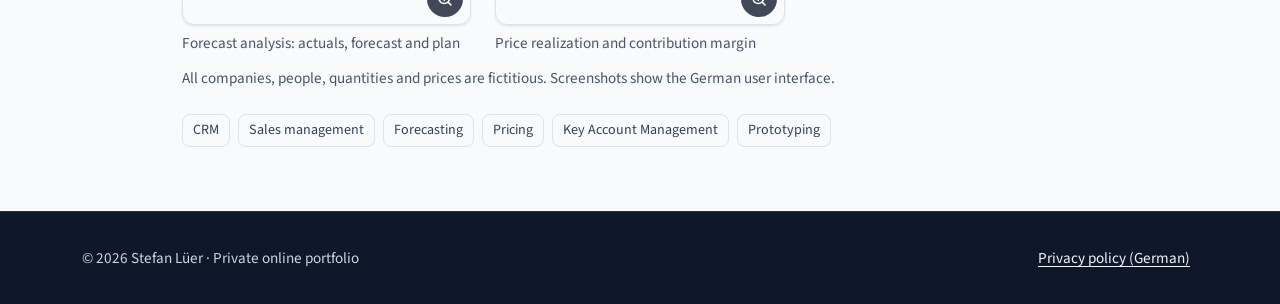
<file: site/projekte/crm.html>
<!doctype html>
<html lang="de">
<head>
  <meta charset="utf-8">
  <meta name="viewport" content="width=device-width, initial-scale=1">
  <meta http-equiv="Content-Security-Policy" content="default-src 'self'; script-src 'self'; style-src 'self'; img-src 'self' data:; font-src 'self'; frame-src 'none'; connect-src 'none'; worker-src 'none'; base-uri 'self'; form-action 'none'; object-src 'none'; upgrade-insecure-requests">
  <meta name="referrer" content="strict-origin-when-cross-origin">
  <title data-i18n="crm.meta.title">Vertriebs-CRM – Prototyp für den B2B-Vertrieb · Projekt von Stefan Lüer</title>
  <meta name="description" data-i18n-attr="content:crm.meta.desc" content="Vertriebs-CRM: Prototyp mit Daily Dashboard, KPI-Dashboard, Forecast-Analyse, Preisdurchsetzung und Account Plan für den B2B-Vertrieb. Fachkonzept und KI-gestützte Umsetzung: Stefan Lüer.">
  <link rel="canonical" href="https://lueer.me/projekte/crm.html">
  <meta property="og:type" content="article">
  <meta property="og:locale" content="de_DE">
  <meta property="og:url" content="https://lueer.me/projekte/crm.html">
  <meta property="og:title" content="Vertriebs-CRM – Prototyp für den B2B-Vertrieb">
  <meta name="theme-color" content="#0F172A">
  <link rel="icon" href="../favicon.svg" type="image/svg+xml">
  <link rel="preload" href="../assets/fonts/lexend-latin.woff2" as="font" type="font/woff2" crossorigin>
  <link rel="stylesheet" href="../css/styles.css">
  <script src="../js/theme-init.js"></script>
</head>
<body>
  <a class="skip-link" href="#main" data-i18n="skip">Zum Inhalt springen</a>

  <header class="site-header">
    <div class="container header-inner">
      <a class="brand" href="../" data-i18n-attr="aria-label:brand.home" aria-label="Stefan Lüer – zur Startseite">
        <span class="brand-mark" aria-hidden="true">SL</span>
        <span class="brand-name">Stefan Lüer</span>
      </a>
      <a class="back-link" href="../#projekte">
        <svg class="icon" aria-hidden="true" viewBox="0 0 24 24"><path d="M19 12H5M12 19l-7-7 7-7"/></svg>
        <span data-i18n="check.back">Alle Projekte</span>
      </a>
      <button class="lang-toggle" type="button" data-lang-toggle lang="en" aria-label="Switch to English">EN</button>
      <button class="theme-toggle" type="button" data-i18n-attr="aria-label:theme" aria-label="Farbschema umschalten">
        <svg class="icon icon-sun" aria-hidden="true" viewBox="0 0 24 24"><circle cx="12" cy="12" r="4"/><path d="M12 2v2M12 20v2M4.9 4.9l1.4 1.4M17.7 17.7l1.4 1.4M2 12h2M20 12h2M4.9 19.1l1.4-1.4M17.7 6.3l1.4-1.4"/></svg>
        <svg class="icon icon-moon" aria-hidden="true" viewBox="0 0 24 24"><path d="M21 12.8A9 9 0 1 1 11.2 3a7 7 0 0 0 9.8 9.8z"/></svg>
      </button>
    </div>
  </header>

  <main id="main" class="projekt-page" tabindex="-1">
    <div class="container">
      <div class="projekt-meta">
        <span class="badge badge-status" data-i18n="crm.status">Prototyp · fiktive Beispieldaten</span>
        <span class="badge" data-i18n="crm.zeit">2026</span>
      </div>
      <h1 data-i18n="crm.title">Vertriebs-CRM – Prototyp für den B2B-Vertrieb</h1>
      <p class="projekt-sub" data-i18n="crm.sub">Ein schlankes CRM, das Tagesgeschäft im Backoffice, Kundendienst und Management-Steuerung in einem Werkzeug zusammenführt – von der Aufgabe am Morgen bis zur Preisdurchsetzung je Kunde.</p>
      <p class="projekt-rolle" data-i18n-html="crm.rolle"><strong>Meine Rolle:</strong> Fachkonzept aus Vertriebssicht, Kennzahlen- und Rechenlogik, KI-gestützte Umsetzung mit Claude.</p>

      <h2 data-i18n="check.ausgangslage">Ausgangslage</h2>
      <p class="prose-sm" data-i18n="crm.ausgangslage.text">In vielen mittelständischen B2B-Vertrieben liegen Kundendaten, Angebote, Forecast und Preisentwicklung in getrennten Tabellen. Wer steuern will, sucht Zahlen zusammen, statt mit ihnen zu arbeiten. Der Prototyp zeigt, wie das aus einer Hand aussehen kann – mit den Kennzahlen, die ich aus der Vertriebsleitung kenne.</p>

      <div class="projekt-cols">
        <section aria-labelledby="crm-vorgehen">
          <h2 id="crm-vorgehen" data-i18n="check.vorgehen">Vorgehen</h2>
          <ul class="bullets">
            <li data-i18n="crm.v1">Vier Bereiche – Backoffice, Customer Service, Management, System – mit je einem Dashboard als Einstieg</li>
            <li data-i18n="crm.v2">Management-Steuerung: KPI-Dashboard, rollierender Forecast, Forecast-Analyse über 36 Monate und saisonaler Jahresplan</li>
            <li data-i18n="crm.v3">Preisdurchsetzung: Preiskaskade vom Listenumsatz bis zum Deckungsbeitrag, Preiskorridor und Freigaben für Angebotspositionen</li>
            <li data-i18n="crm.v4">Account Plan als grafische Kundensicht mit Pipeline, Risiken, Gegenmaßnahmen und Zielen</li>
            <li data-i18n="crm.v5">Service: Anfragen mit Reaktions- und Lösungszielen, Reklamationen nach 8D, Kundenbewertung mit Liefertreue und ppm</li>
          </ul>
        </section>
        <section aria-labelledby="crm-ergebnis">
          <h2 id="crm-ergebnis" data-i18n="check.ergebnis">Ergebnis</h2>
          <ul class="bullets">
            <li data-i18n="crm.e1">Lauffähiger Prototyp in einer einzigen HTML-Datei, zweisprachig (Deutsch/Englisch)</li>
            <li data-i18n="crm.e2">ERP-Import für Monatsumsätze mit Prüfung sowie Archiv gesicherter Stände</li>
            <li data-i18n="crm.e3">Dokumentiertes Datenmodell als Grundlage für eine spätere Datenbank</li>
            <li data-i18n="crm.e4">Bewusst keine Online-Demo: gezeigt werden Screenshots mit fiktiven Unternehmen, Personen und Zahlen</li>
          </ul>
        </section>
      </div>

      <h2 data-i18n="check.einblicke">Einblicke</h2>
      <ul class="gallery gallery-crop" data-lightbox>
        <li><figure>
          <a href="../assets/projekte/crm-daily.webp" data-lb-scroll>
            <img src="../assets/projekte/crm-daily.webp" width="1440" height="1964" loading="lazy" decoding="async" data-i18n-attr="alt:crm.alt1" alt="Daily Dashboard: Kennzahlen zu Umsatz, Plan und Erwartung, offene Aufgaben, Angebote, Reklamationen, Vertragsfristen und Termine">
            <span class="zoom-badge" aria-hidden="true"><svg class="icon" viewBox="0 0 24 24"><circle cx="11" cy="11" r="7"/><path d="m20 20-3.5-3.5M11 8v6M8 11h6"/></svg></span>
            <span class="sr-only zoom-label">Bild vergrößern</span>
          </a>
          <figcaption data-i18n="crm.cap1">Daily Dashboard (komplett)</figcaption>
        </figure></li>
        <li><figure>
          <a href="../assets/projekte/crm-kpi.webp" data-lb-scroll>
            <img src="../assets/projekte/crm-kpi.webp" width="1440" height="2956" loading="lazy" decoding="async" data-i18n-attr="alt:crm.alt2" alt="KPI-Dashboard Management: Kennzahlen, Umsatz und Plan, Planerfüllung je Kunde, Pipeline-Trichter, Umsatzstruktur, Forecast-Qualität und Kundenübersicht">
            <span class="zoom-badge" aria-hidden="true"><svg class="icon" viewBox="0 0 24 24"><circle cx="11" cy="11" r="7"/><path d="m20 20-3.5-3.5M11 8v6M8 11h6"/></svg></span>
            <span class="sr-only zoom-label">Bild vergrößern</span>
          </a>
          <figcaption data-i18n="crm.cap2">KPI-Dashboard Management (komplett)</figcaption>
        </figure></li>
        <li><figure>
          <a href="../assets/projekte/crm-accountplan.webp" data-lb-scroll>
            <img src="../assets/projekte/crm-accountplan.webp" width="1440" height="1104" loading="lazy" decoding="async" data-i18n-attr="alt:crm.alt3" alt="Account Plan eines fiktiven Kunden: Umsatz, Share of Wallet, Liefertreue, Qualität, Pipeline, nächste Termine sowie Risiken und Gegenmaßnahmen">
            <span class="zoom-badge" aria-hidden="true"><svg class="icon" viewBox="0 0 24 24"><circle cx="11" cy="11" r="7"/><path d="m20 20-3.5-3.5M11 8v6M8 11h6"/></svg></span>
            <span class="sr-only zoom-label">Bild vergrößern</span>
          </a>
          <figcaption data-i18n="crm.cap3">Account Plan: grafische Kundensicht</figcaption>
        </figure></li>
        <li><figure>
          <a href="../assets/projekte/crm-forecast-analyse.webp" data-lb-scroll>
            <img src="../assets/projekte/crm-forecast-analyse.webp" width="1440" height="1267" loading="lazy" decoding="async" data-i18n-attr="alt:crm.alt4" alt="Forecast-Analyse: Ist und Forecast über 36 Monate mit Planlinie, Jahressicht und Erwartung je Produktgruppe">
            <span class="zoom-badge" aria-hidden="true"><svg class="icon" viewBox="0 0 24 24"><circle cx="11" cy="11" r="7"/><path d="m20 20-3.5-3.5M11 8v6M8 11h6"/></svg></span>
            <span class="sr-only zoom-label">Bild vergrößern</span>
          </a>
          <figcaption data-i18n="crm.cap4">Forecast-Analyse: Ist, Forecast und Plan</figcaption>
        </figure></li>
        <li><figure>
          <a href="../assets/projekte/crm-preisdurchsetzung.webp" data-lb-scroll>
            <img src="../assets/projekte/crm-preisdurchsetzung.webp" width="1440" height="1400" loading="lazy" decoding="async" data-i18n-attr="alt:crm.alt5" alt="Preisdurchsetzung und Deckungsbeitrag: Kennzahlen, Preiskaskade je Kunde und Weg vom Listenumsatz zum Deckungsbeitrag">
            <span class="zoom-badge" aria-hidden="true"><svg class="icon" viewBox="0 0 24 24"><circle cx="11" cy="11" r="7"/><path d="m20 20-3.5-3.5M11 8v6M8 11h6"/></svg></span>
            <span class="sr-only zoom-label">Bild vergrößern</span>
          </a>
          <figcaption data-i18n="crm.cap5">Preisdurchsetzung und Deckungsbeitrag</figcaption>
        </figure></li>
      </ul>
      <p class="hinweis" data-i18n="crm.note">Alle Unternehmen, Personen, Mengen und Preise sind frei erfunden.</p>

      <ul class="tags" data-i18n-attr="aria-label:check.tags" aria-label="Schlagworte">
        <li>CRM</li><li data-i18n="crm.tag2">Vertriebssteuerung</li><li>Forecasting</li><li data-i18n="crm.tag4">Preismanagement</li><li>Key Account Management</li><li>Prototyping</li>
      </ul>
    </div>
  </main>

  <footer class="site-footer">
    <div class="container footer-inner">
      <p>© 2026 Stefan Lüer · <span data-i18n="footer.private">Privates Online-Portfolio</span></p>
      <ul class="footer-links">
        <li><a href="../datenschutz.html" data-i18n="footer.privacy">Datenschutz</a></li>
      </ul>
    </div>
  </footer>

  <script src="../js/i18n.js"></script>
  <script src="../js/theme-toggle.js"></script>
  <script src="../js/lightbox.js"></script>
</body>
</html>
</file>
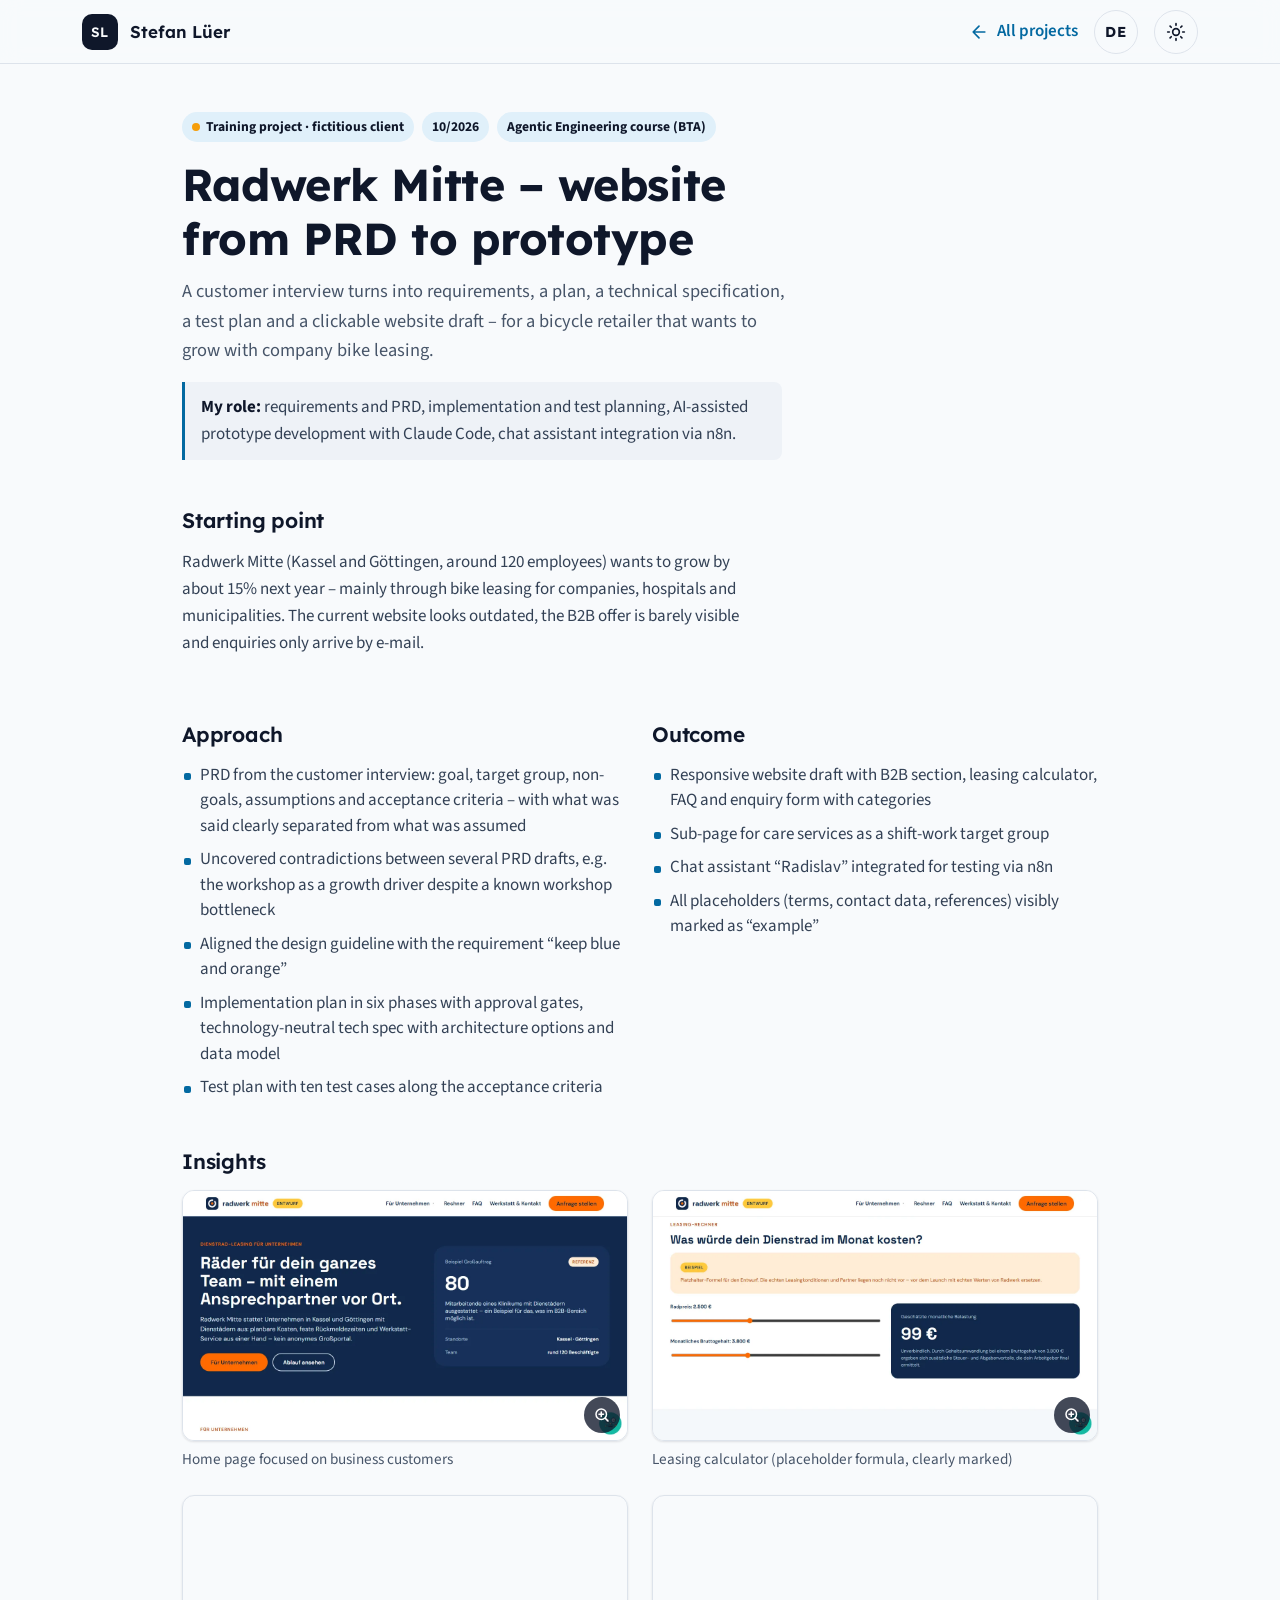
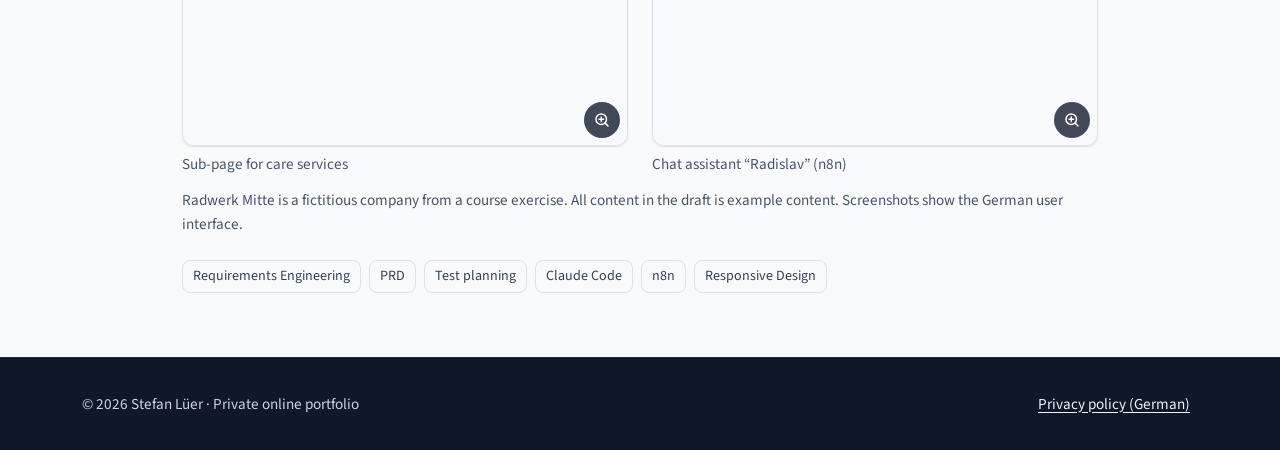
<file: site/projekte/radwerk.html>
<!doctype html>
<html lang="de">
<head>
  <meta charset="utf-8">
  <meta name="viewport" content="width=device-width, initial-scale=1">
  <meta http-equiv="Content-Security-Policy" content="default-src 'self'; script-src 'self'; style-src 'self'; img-src 'self' data:; font-src 'self'; frame-src 'none'; connect-src 'none'; worker-src 'none'; base-uri 'self'; form-action 'none'; object-src 'none'; upgrade-insecure-requests">
  <meta name="referrer" content="strict-origin-when-cross-origin">
  <title data-i18n="rw.meta.title">Radwerk Mitte – Website vom PRD zum Prototyp · Projekt von Stefan Lüer</title>
  <meta name="description" data-i18n-attr="content:rw.meta.desc" content="Radwerk Mitte: aus einem Kundengespräch zu PRD, Umsetzungsplan, Tech Spec, Testplan und klickbarem Website-Prototyp mit Leasing-Rechner und Chat-Assistent. Übungsprojekt von Stefan Lüer.">
  <link rel="canonical" href="https://lueer.me/projekte/radwerk.html">
  <meta property="og:type" content="article">
  <meta property="og:locale" content="de_DE">
  <meta property="og:url" content="https://lueer.me/projekte/radwerk.html">
  <meta property="og:title" content="Radwerk Mitte – Website vom PRD zum Prototyp">
  <meta name="theme-color" content="#0F172A">
  <link rel="icon" href="../favicon.svg" type="image/svg+xml">
  <link rel="preload" href="../assets/fonts/lexend-latin.woff2" as="font" type="font/woff2" crossorigin>
  <link rel="stylesheet" href="../css/styles.css">
  <script src="../js/theme-init.js"></script>
</head>
<body>
  <a class="skip-link" href="#main" data-i18n="skip">Zum Inhalt springen</a>

  <header class="site-header">
    <div class="container header-inner">
      <a class="brand" href="../" data-i18n-attr="aria-label:brand.home" aria-label="Stefan Lüer – zur Startseite">
        <span class="brand-mark" aria-hidden="true">SL</span>
        <span class="brand-name">Stefan Lüer</span>
      </a>
      <a class="back-link" href="../#projekte">
        <svg class="icon" aria-hidden="true" viewBox="0 0 24 24"><path d="M19 12H5M12 19l-7-7 7-7"/></svg>
        <span data-i18n="check.back">Alle Projekte</span>
      </a>
      <button class="lang-toggle" type="button" data-lang-toggle lang="en" aria-label="Switch to English">EN</button>
      <button class="theme-toggle" type="button" data-i18n-attr="aria-label:theme" aria-label="Farbschema umschalten">
        <svg class="icon icon-sun" aria-hidden="true" viewBox="0 0 24 24"><circle cx="12" cy="12" r="4"/><path d="M12 2v2M12 20v2M4.9 4.9l1.4 1.4M17.7 17.7l1.4 1.4M2 12h2M20 12h2M4.9 19.1l1.4-1.4M17.7 6.3l1.4-1.4"/></svg>
        <svg class="icon icon-moon" aria-hidden="true" viewBox="0 0 24 24"><path d="M21 12.8A9 9 0 1 1 11.2 3a7 7 0 0 0 9.8 9.8z"/></svg>
      </button>
    </div>
  </header>

  <main id="main" class="projekt-page" tabindex="-1">
    <div class="container">
      <div class="projekt-meta">
        <span class="badge badge-status" data-i18n="rw.status">Übungsprojekt · fiktiver Kunde</span>
        <span class="badge" data-i18n="rw.zeit">10/2026</span>
        <span class="badge" data-i18n="rw.kurs">Kurs Agentic Engineering (BTA)</span>
      </div>
      <h1 data-i18n="rw.title">Radwerk Mitte – Website vom PRD zum Prototyp</h1>
      <p class="projekt-sub" data-i18n="rw.sub">Aus einem Kundengespräch entstehen Anforderungen, Plan, technische Spezifikation, Testplan und ein klickbarer Website-Entwurf – für einen Fahrradhändler, der mit Dienstrad-Leasing für Unternehmen wachsen will.</p>
      <p class="projekt-rolle" data-i18n-html="rw.rolle"><strong>Meine Rolle:</strong> Anforderungen und PRD, Umsetzungs- und Testplanung, KI-gestützte Umsetzung des Prototyps mit Claude Code, Anbindung eines Chat-Assistenten über n8n.</p>

      <h2 data-i18n="check.ausgangslage">Ausgangslage</h2>
      <p class="prose-sm" data-i18n="rw.ausgangslage.text">Radwerk Mitte (Kassel und Göttingen, rund 120 Beschäftigte) will im nächsten Jahr um etwa 15 % wachsen – vor allem über Dienstrad-Leasing für Firmen, Kliniken und Kommunen. Die bisherige Website wirkt veraltet, das B2B-Angebot ist kaum sichtbar und Anfragen kommen nur per E-Mail an.</p>

      <div class="projekt-cols">
        <section aria-labelledby="rw-vorgehen">
          <h2 id="rw-vorgehen" data-i18n="check.vorgehen">Vorgehen</h2>
          <ul class="bullets">
            <li data-i18n="rw.v1">PRD aus dem Kundengespräch: Ziel, Zielgruppe, Nicht-Ziele, Annahmen und Akzeptanzkriterien – Gesagtes klar von Vermutetem getrennt</li>
            <li data-i18n="rw.v2">Widersprüche zwischen mehreren PRD-Entwürfen aufgedeckt, etwa Werkstatt als Wachstumsträger trotz bekanntem Werkstatt-Engpass</li>
            <li data-i18n="rw.v3">Design-Guideline an die Vorgabe „Blau und Orange bleiben“ angepasst</li>
            <li data-i18n="rw.v4">Umsetzungsplan in sechs Phasen mit Freigabe-Gates, technologieneutrale Tech Spec mit Architektur-Optionen und Datenmodell</li>
            <li data-i18n="rw.v5">Testplan mit zehn Testfällen entlang der Akzeptanzkriterien</li>
          </ul>
        </section>
        <section aria-labelledby="rw-ergebnis">
          <h2 id="rw-ergebnis" data-i18n="check.ergebnis">Ergebnis</h2>
          <ul class="bullets">
            <li data-i18n="rw.e1">Responsiver Website-Entwurf mit B2B-Bereich, Leasing-Rechner, FAQ und Anfrageformular mit Kategorien</li>
            <li data-i18n="rw.e2">Unterseite für Pflegedienste als Zielgruppe im Schichtbetrieb</li>
            <li data-i18n="rw.e3">Chat-Assistent „Radislav“ testweise über n8n eingebunden</li>
            <li data-i18n="rw.e4">Alle Platzhalter (Konditionen, Kontaktdaten, Referenzen) sichtbar als „Beispiel“ gekennzeichnet</li>
          </ul>
        </section>
      </div>

      <h2 data-i18n="check.einblicke">Einblicke</h2>
      <ul class="gallery gallery-wide" data-lightbox>
        <li><figure>
          <a href="../assets/projekte/radwerk-start.webp">
            <img src="../assets/projekte/radwerk-start.webp" width="1280" height="720" loading="lazy" decoding="async" data-i18n-attr="alt:rw.alt1" alt="Startseite des Entwurfs: „Räder für dein ganzes Team – mit einem Ansprechpartner vor Ort“, daneben das Beispiel eines Großauftrags mit 80 Mitarbeitenden">
            <span class="zoom-badge" aria-hidden="true"><svg class="icon" viewBox="0 0 24 24"><circle cx="11" cy="11" r="7"/><path d="m20 20-3.5-3.5M11 8v6M8 11h6"/></svg></span>
            <span class="sr-only zoom-label">Bild vergrößern</span>
          </a>
          <figcaption data-i18n="rw.cap1">Startseite mit Fokus auf Unternehmenskunden</figcaption>
        </figure></li>
        <li><figure>
          <a href="../assets/projekte/radwerk-rechner.webp">
            <img src="../assets/projekte/radwerk-rechner.webp" width="1280" height="720" loading="lazy" decoding="async" data-i18n-attr="alt:rw.alt2" alt="Leasing-Rechner mit Schiebereglern für Radpreis und Bruttogehalt und der geschätzten monatlichen Belastung">
            <span class="zoom-badge" aria-hidden="true"><svg class="icon" viewBox="0 0 24 24"><circle cx="11" cy="11" r="7"/><path d="m20 20-3.5-3.5M11 8v6M8 11h6"/></svg></span>
            <span class="sr-only zoom-label">Bild vergrößern</span>
          </a>
          <figcaption data-i18n="rw.cap2">Leasing-Rechner (Platzhalter-Formel, klar gekennzeichnet)</figcaption>
        </figure></li>
        <li><figure>
          <a href="../assets/projekte/radwerk-pflegedienste.webp">
            <img src="../assets/projekte/radwerk-pflegedienste.webp" width="1280" height="720" loading="lazy" decoding="async" data-i18n-attr="alt:rw.alt3" alt="Unterseite „Dienstrad-Leasing für Teams im Schichtbetrieb“ für Pflegedienste">
            <span class="zoom-badge" aria-hidden="true"><svg class="icon" viewBox="0 0 24 24"><circle cx="11" cy="11" r="7"/><path d="m20 20-3.5-3.5M11 8v6M8 11h6"/></svg></span>
            <span class="sr-only zoom-label">Bild vergrößern</span>
          </a>
          <figcaption data-i18n="rw.cap3">Unterseite für Pflegedienste</figcaption>
        </figure></li>
        <li><figure>
          <a href="../assets/projekte/radwerk-chat.webp">
            <img src="../assets/projekte/radwerk-chat.webp" width="1280" height="720" loading="lazy" decoding="async" data-i18n-attr="alt:rw.alt4" alt="Geöffneter Chat-Assistent „Radislav Radwerk – Dein digitaler Fahrrad-Kumpel“ auf der Startseite">
            <span class="zoom-badge" aria-hidden="true"><svg class="icon" viewBox="0 0 24 24"><circle cx="11" cy="11" r="7"/><path d="m20 20-3.5-3.5M11 8v6M8 11h6"/></svg></span>
            <span class="sr-only zoom-label">Bild vergrößern</span>
          </a>
          <figcaption data-i18n="rw.cap4">Chat-Assistent „Radislav“ (n8n)</figcaption>
        </figure></li>
      </ul>
      <p class="hinweis" data-i18n="rw.note">Radwerk Mitte ist ein fiktives Unternehmen aus einer Kursübung. Alle Inhalte des Entwurfs sind Beispiele.</p>

      <ul class="tags" data-i18n-attr="aria-label:check.tags" aria-label="Schlagworte">
        <li>Requirements Engineering</li><li>PRD</li><li data-i18n="rw.tag3">Testplanung</li><li>Claude Code</li><li>n8n</li><li>Responsive Design</li>
      </ul>
    </div>
  </main>

  <footer class="site-footer">
    <div class="container footer-inner">
      <p>© 2026 Stefan Lüer · <span data-i18n="footer.private">Privates Online-Portfolio</span></p>
      <ul class="footer-links">
        <li><a href="../datenschutz.html" data-i18n="footer.privacy">Datenschutz</a></li>
      </ul>
    </div>
  </footer>

  <script src="../js/i18n.js"></script>
  <script src="../js/theme-toggle.js"></script>
  <script src="../js/lightbox.js"></script>
</body>
</html>
</file>
<file: site/css/styles.css>
/* =========================================================================
   Stefan Lüer – Homepage
   Design-System (UI/UX Pro Max): „Trust & Authority“, Accessible & Ethical
   Navy + Blau-Akzent · Lexend / Source Sans 3 (selbst gehostet, DSGVO)
   ========================================================================= */

@font-face {
  font-family: "Lexend";
  src: url("../assets/fonts/lexend-latin.woff2") format("woff2");
  font-weight: 100 900; font-style: normal; font-display: swap;
}
@font-face {
  font-family: "Source Sans 3";
  src: url("../assets/fonts/source-sans-3-latin.woff2") format("woff2");
  font-weight: 200 900; font-style: normal; font-display: swap;
}

:root {
  /* Farben – hell */
  --c-bg: #F8FAFC;
  --c-bg-alt: #EEF2F7;
  --c-surface: #FFFFFF;
  --c-ink: #0F172A;
  --c-ink-soft: #334155;
  --c-muted: #475569;
  --c-border: #DDE3EB;
  --c-accent: #0369A1;
  --c-accent-hover: #075985;
  --c-accent-soft: #E0F0FA;
  --c-on-accent: #FFFFFF;
  --c-aufbau: #64748B;
  --c-hero: #0F172A;
  --c-hero-2: #1E293B;
  --c-on-hero: #F1F5F9;
  --c-on-hero-muted: #CBD5E1;
  --c-focus: #0369A1;

  /* Typografie */
  --f-head: "Lexend", system-ui, -apple-system, "Segoe UI", sans-serif;
  --f-body: "Source Sans 3", system-ui, -apple-system, "Segoe UI", sans-serif;

  /* Abstände (8er-Raster, großzügig) */
  --s-1: 4px; --s-2: 8px; --s-3: 12px; --s-4: 16px; --s-5: 24px;
  --s-6: 32px; --s-7: 48px; --s-8: 64px; --s-9: 96px;

  --radius: 14px;
  --radius-sm: 8px;
  --shadow-1: 0 1px 2px rgba(15, 23, 42, .06), 0 1px 3px rgba(15, 23, 42, .06);
  --shadow-2: 0 10px 30px rgba(15, 23, 42, .10);
  --ease-out: cubic-bezier(.22, .61, .36, 1);
  --t-fast: 160ms;
  --t-med: 320ms;
  --header-h: 64px;
  color-scheme: light;
}

@media (prefers-color-scheme: dark) {
  :root:not([data-theme="light"]) {
    --c-bg: #0B1120; --c-bg-alt: #111a2e; --c-surface: #15203a; --c-ink: #F1F5F9;
    --c-ink-soft: #CBD5E1; --c-muted: #A3B1C6; --c-border: #263354; --c-accent: #38BDF8;
    --c-accent-hover: #7DD3FC; --c-accent-soft: #0c2a40; --c-on-accent: #04121F;
    --c-aufbau: #94A3B8;
    --c-hero: #070C18; --c-hero-2: #111a2e; --c-focus: #7DD3FC;
    --shadow-1: 0 1px 2px rgba(0,0,0,.4); --shadow-2: 0 10px 30px rgba(0,0,0,.45);
    color-scheme: dark;
  }
}
:root[data-theme="dark"] {
  --c-bg: #0B1120; --c-bg-alt: #111a2e; --c-surface: #15203a; --c-ink: #F1F5F9;
  --c-ink-soft: #CBD5E1; --c-muted: #A3B1C6; --c-border: #263354; --c-accent: #38BDF8;
  --c-accent-hover: #7DD3FC; --c-accent-soft: #0c2a40; --c-on-accent: #04121F;
  --c-aufbau: #94A3B8;
  --c-hero: #070C18; --c-hero-2: #111a2e; --c-focus: #7DD3FC;
  --shadow-1: 0 1px 2px rgba(0,0,0,.4); --shadow-2: 0 10px 30px rgba(0,0,0,.45);
  color-scheme: dark;
}

/* ---------- Basis ---------- */
*, *::before, *::after { box-sizing: border-box; }
html { scroll-behavior: smooth; scroll-padding-top: calc(var(--header-h) + 16px); -webkit-text-size-adjust: 100%; }
body {
  margin: 0; background: var(--c-bg); color: var(--c-ink);
  font-family: var(--f-body); font-size: 1.0625rem; line-height: 1.6;
  -webkit-font-smoothing: antialiased; text-rendering: optimizeLegibility;
}
h1, h2, h3 { font-family: var(--f-head); line-height: 1.2; margin: 0; text-wrap: balance; letter-spacing: -.01em; }
h2 { font-size: clamp(1.6rem, 1.2rem + 1.6vw, 2.25rem); font-weight: 600; }
h3 { font-size: 1.125rem; font-weight: 600; }
p { margin: 0 0 var(--s-4); }
a { color: var(--c-accent); text-underline-offset: 3px; }
a:hover { color: var(--c-accent-hover); }
img { max-width: 100%; height: auto; display: block; }
ul, ol { margin: 0; padding: 0; }
:focus-visible { outline: 3px solid var(--c-focus); outline-offset: 3px; border-radius: 4px; }
main:focus { outline: none; }

.container { width: 100%; max-width: 1180px; margin: 0 auto; padding: 0 var(--s-4); }
@media (min-width: 768px) { .container { padding: 0 var(--s-6); } }

.icon { width: 20px; height: 20px; flex: none; fill: none; stroke: currentColor; stroke-width: 2; stroke-linecap: round; stroke-linejoin: round; }
.icon-brand { fill: currentColor; stroke: none; }

.sr-only { position: absolute; width: 1px; height: 1px; padding: 0; margin: -1px; overflow: hidden; clip: rect(0 0 0 0); white-space: nowrap; border: 0; }
.skip-link {
  position: absolute; left: var(--s-4); top: -100px; z-index: 1000; padding: var(--s-3) var(--s-4);
  background: var(--c-accent); color: var(--c-on-accent); border-radius: var(--radius-sm); font-weight: 600;
}
.skip-link:focus { top: var(--s-3); color: var(--c-on-accent); }

/* ---------- Buttons ---------- */
.btn {
  display: inline-flex; align-items: center; justify-content: center; gap: var(--s-2);
  min-height: 48px; padding: 0 var(--s-5); border-radius: 999px; border: 2px solid transparent;
  font-family: var(--f-head); font-weight: 500; font-size: 1rem; text-decoration: none; cursor: pointer;
  transition: background-color var(--t-fast) var(--ease-out), color var(--t-fast) var(--ease-out), border-color var(--t-fast) var(--ease-out), transform var(--t-fast) var(--ease-out);
  touch-action: manipulation;
}
.btn:active { transform: scale(.98); }
.btn-primary { background: #0EA5E9; color: #04121F; }
.btn-primary:hover { background: #38BDF8; color: #04121F; }
.btn-ghost { color: var(--c-on-hero); border-color: rgba(241, 245, 249, .4); }
.btn-ghost:hover { border-color: var(--c-on-hero); color: #fff; background: rgba(255,255,255,.06); }
.btn-accent { background: var(--c-accent); color: var(--c-on-accent); }
.btn-accent:hover { background: var(--c-accent-hover); color: var(--c-on-accent); }
.btn-secondary { color: var(--c-ink); border-color: var(--c-border); background: var(--c-surface); }
.btn-secondary:hover { border-color: var(--c-ink-soft); color: var(--c-ink); }
.btn-light { background: #fff; color: #0F172A; }
.btn-light:hover { background: #E0F2FE; color: #0F172A; }
.btn-outline-light { color: #F1F5F9; border-color: rgba(241,245,249,.45); }
.btn-outline-light:hover { border-color: #fff; color: #fff; background: rgba(255,255,255,.06); }

/* ---------- Header ---------- */
.site-header {
  position: sticky; top: 0; z-index: 40; height: var(--header-h);
  background: color-mix(in srgb, var(--c-bg) 88%, transparent);
  backdrop-filter: saturate(160%) blur(10px); -webkit-backdrop-filter: saturate(160%) blur(10px);
  border-bottom: 1px solid var(--c-border);
}
.header-inner { height: 100%; display: flex; align-items: center; gap: var(--s-4); }
@media (max-width: 599px) { .header-inner { gap: var(--s-2); } }
@media (max-width: 380px) { .brand-name { display: none; } }
.brand { display: inline-flex; align-items: center; gap: var(--s-3); text-decoration: none; color: var(--c-ink); font-family: var(--f-head); font-weight: 600; min-height: 44px; }
.brand:hover { color: var(--c-ink); }
.brand-mark { display: grid; place-items: center; width: 36px; height: 36px; border-radius: 10px; background: var(--c-ink); color: var(--c-bg); font-size: .85rem; letter-spacing: .02em; }
.main-nav { margin-left: auto; position: relative; }
.nav-list { list-style: none; display: flex; gap: var(--s-1); }
.nav-list a {
  display: inline-flex; align-items: center; min-height: 44px; padding: 0 var(--s-3); border-radius: var(--radius-sm);
  color: var(--c-ink-soft); text-decoration: none; font-weight: 600; font-size: .98rem;
  transition: color var(--t-fast), background-color var(--t-fast);
}
.nav-list a:hover { color: var(--c-ink); background: var(--c-bg-alt); }
.nav-list a[aria-current="true"] { color: var(--c-accent); box-shadow: inset 0 -2px 0 var(--c-accent); border-radius: 0; }
.nav-toggle { display: none; }
.lang-toggle {
  display: grid; place-items: center; min-width: 44px; height: 44px; padding: 0 var(--s-2); border-radius: 999px; cursor: pointer;
  background: transparent; color: var(--c-ink); border: 1px solid var(--c-border); font: 700 .9rem var(--f-head); letter-spacing: .04em;
  transition: background-color var(--t-fast);
}
.lang-toggle:hover { background: var(--c-bg-alt); }
.theme-toggle {
  display: grid; place-items: center; width: 44px; height: 44px; border-radius: 999px; cursor: pointer;
  background: transparent; color: var(--c-ink); border: 1px solid var(--c-border);
  transition: background-color var(--t-fast);
}
.theme-toggle:hover { background: var(--c-bg-alt); }
.icon-moon { display: none; }
:root[data-theme="dark"] .icon-sun { display: none; }
:root[data-theme="dark"] .icon-moon { display: block; }
@media (prefers-color-scheme: dark) {
  :root:not([data-theme="light"]) .icon-sun { display: none; }
  :root:not([data-theme="light"]) .icon-moon { display: block; }
}

@media (max-width: 899px) {
  .nav-toggle {
    display: inline-flex; align-items: center; gap: var(--s-2); min-height: 44px; padding: 0 var(--s-3);
    background: transparent; color: var(--c-ink); border: 1px solid var(--c-border); border-radius: 999px;
    font: 600 .95rem var(--f-body); cursor: pointer;
  }
  .nav-list {
    position: absolute; right: 0; top: calc(100% + 10px); flex-direction: column; min-width: 220px;
    padding: var(--s-2); background: var(--c-surface); border: 1px solid var(--c-border); border-radius: var(--radius);
    box-shadow: var(--shadow-2); opacity: 0; visibility: hidden; transform: translateY(-6px);
    transition: opacity var(--t-fast) var(--ease-out), transform var(--t-fast) var(--ease-out), visibility var(--t-fast);
  }
  .nav-list.open { opacity: 1; visibility: visible; transform: none; }
  .nav-list a { width: 100%; }
  .nav-list a[aria-current="true"] { box-shadow: inset 3px 0 0 var(--c-accent); }
}

/* ---------- Hero ---------- */
.hero {
  background: radial-gradient(1200px 500px at 85% 10%, var(--c-hero-2), transparent 60%), var(--c-hero);
  color: var(--c-on-hero); padding: var(--s-8) 0 var(--s-7);
}
.hero-grid { display: grid; gap: var(--s-7); align-items: center; }
@media (min-width: 900px) { .hero-grid { grid-template-columns: 1.35fr .9fr; gap: var(--s-8); } .hero { padding-top: var(--s-9); } }
.eyebrow { font-family: var(--f-head); font-size: .9rem; font-weight: 500; letter-spacing: .06em; text-transform: uppercase; color: #7DD3FC; margin-bottom: var(--s-4); }
.hero h1 { font-size: clamp(2.6rem, 1.6rem + 4.5vw, 4.4rem); font-weight: 700; letter-spacing: -.03em; line-height: 1.05; margin-bottom: var(--s-5); color: #fff; }
.hero-lead { font-size: clamp(1.1rem, 1rem + .5vw, 1.3rem); color: var(--c-on-hero-muted); max-width: 58ch; margin-bottom: var(--s-6); }
.hero-actions { display: flex; flex-wrap: wrap; gap: var(--s-3); margin-bottom: var(--s-5); }
.social { list-style: none; display: flex; flex-wrap: wrap; gap: var(--s-2); }
.social-link {
  display: inline-flex; align-items: center; gap: var(--s-2); min-height: 44px; padding: 0 var(--s-3);
  color: var(--c-on-hero-muted); text-decoration: none; font-weight: 600; border-radius: var(--radius-sm);
  transition: color var(--t-fast), background-color var(--t-fast);
}
.social-link:hover { color: #fff; background: rgba(255,255,255,.06); }
.social-link .icon { width: 22px; height: 22px; }
.hero-portrait { margin: 0; justify-self: center; width: min(100%, 380px); position: relative; }
.hero-portrait::before {
  content: ""; position: absolute; inset: 18px -18px -18px 18px; border: 2px solid rgba(56, 189, 248, .45); border-radius: 22px;
}
.hero-portrait img { position: relative; border-radius: 20px; aspect-ratio: 2 / 3; object-fit: cover; box-shadow: 0 30px 60px rgba(0,0,0,.45); }
@media (max-width: 899px) {
  .hero { padding: var(--s-6) 0 var(--s-6); }
  .hero-grid { gap: var(--s-4); }
  .hero-portrait { order: -1; justify-self: start; width: 104px; }
  .hero-portrait::before { inset: -5px; border-radius: 50%; }
  .hero-portrait img { aspect-ratio: 1 / 1; border-radius: 50%; object-position: 50% 18%; box-shadow: 0 10px 24px rgba(0,0,0,.4); }
  .hero h1 { margin-bottom: var(--s-4); }
  .hero-lead { margin-bottom: var(--s-5); }
}

.stats {
  margin: var(--s-8) 0 0; display: grid; grid-template-columns: repeat(2, minmax(0, 1fr)); gap: 1px;
  background: rgba(255,255,255,.12); border: 1px solid rgba(255,255,255,.12); border-radius: var(--radius); overflow: hidden;
}
@media (min-width: 900px) { .stats { grid-template-columns: repeat(4, minmax(0, 1fr)); } }
.stat { background: var(--c-hero); padding: var(--s-5); display: flex; flex-direction: column-reverse; justify-content: flex-end; gap: var(--s-1); }
.stat dt { color: var(--c-on-hero-muted); font-size: .95rem; line-height: 1.4; }
.stat dd { margin: 0; font-family: var(--f-head); font-weight: 600; font-size: clamp(1.4rem, 1.1rem + 1vw, 1.9rem); color: #fff; font-variant-numeric: tabular-nums; }
@media (max-width: 599px) { .stats { margin-top: var(--s-6); } .stat { padding: var(--s-4) var(--s-3); } .stat dt { font-size: .85rem; hyphens: auto; } .stat dd { font-size: 1.1rem; } }
@media (max-width: 419px) {
  .stats { grid-template-columns: 1fr; }
  .stat { flex-direction: row-reverse; justify-content: flex-end; align-items: center; gap: var(--s-3); padding: var(--s-3) var(--s-4); }
  .stat dd { flex: none; min-width: 7.2em; }
}

/* ---------- Sektionen ---------- */
.section { padding: var(--s-7) 0; }
@media (min-width: 600px) { .section { padding: var(--s-8) 0; } }
@media (min-width: 900px) { .section { padding: var(--s-9) 0; } }
.section-alt { background: var(--c-bg-alt); }
.section-head { max-width: 760px; margin-bottom: var(--s-6); }
@media (min-width: 900px) { .section-head { margin-bottom: var(--s-7); } }
.section-kicker { font-family: var(--f-head); font-size: .85rem; font-weight: 600; letter-spacing: .08em; text-transform: uppercase; color: var(--c-accent); margin-bottom: var(--s-2); }
.section-head h2 { margin-bottom: var(--s-4); }
.section-intro { color: var(--c-muted); font-size: 1.1rem; max-width: 68ch; }

.card { background: var(--c-surface); border: 1px solid var(--c-border); border-radius: var(--radius); padding: var(--s-5); box-shadow: var(--shadow-1); }
.card-title { font-size: 1rem; margin-bottom: var(--s-4); }
.card-title.mt { margin-top: var(--s-6); }

/* Profil */
.profil-grid { display: grid; gap: var(--s-6); }
@media (min-width: 900px) { .profil-grid { grid-template-columns: 1.4fr 1fr; gap: var(--s-7); align-items: start; } }
.prose p { font-size: 1.15rem; color: var(--c-ink-soft); max-width: 66ch; }
.chips { list-style: none; display: flex; flex-wrap: wrap; gap: var(--s-2); }
.chips li { padding: 6px 12px; border-radius: 999px; background: var(--c-accent-soft); color: var(--c-ink); font-size: .95rem; font-weight: 600; }
.check-list { list-style: none; display: grid; gap: var(--s-3); }
.check-list li { position: relative; padding-left: 28px; color: var(--c-ink-soft); line-height: 1.5; }
.check-list li::before {
  content: ""; position: absolute; left: 0; top: .3em; width: 16px; height: 16px; border-radius: 50%;
  background: var(--c-accent-soft) url("data:image/svg+xml,%3Csvg xmlns='http://www.w3.org/2000/svg' viewBox='0 0 24 24' fill='none' stroke='%230369A1' stroke-width='3.5' stroke-linecap='round' stroke-linejoin='round'%3E%3Cpath d='m6 12 4 4 8-8'/%3E%3C/svg%3E") center / 11px no-repeat;
}

/* Aufklappbare Einträge (Werdegang, Kompetenzen, Weiterbildung)
   Disclosure-Muster (js/fold.js): Schaltfläche in Überschrift, Inhalt gleitet per Grid-Zeile auf. */
.fold {
  position: relative; background: var(--c-surface); border: 1px solid var(--c-border); border-radius: var(--radius);
  box-shadow: var(--shadow-1);
  transition: transform var(--t-med) var(--ease-out), box-shadow var(--t-med) var(--ease-out), border-color var(--t-med) var(--ease-out);
}
.fold::before {
  content: ""; position: absolute; left: -1px; top: 14px; bottom: 14px; width: 3px; border-radius: 3px;
  background: var(--c-accent); transform: scaleY(0); transition: transform var(--t-med) var(--ease-out);
}
.fold.is-open { border-color: color-mix(in srgb, var(--c-accent) 45%, var(--c-border)); box-shadow: var(--shadow-2); }
.fold.is-open::before { transform: scaleY(1); }
@media (hover: hover) and (pointer: fine) {
  .fold:not(.fold-static):hover { transform: translateY(-3px); box-shadow: var(--shadow-2); border-color: color-mix(in srgb, var(--c-accent) 45%, var(--c-border)); }
  .fold:not(.fold-static):hover::before { transform: scaleY(1); }
}
.fold-h { margin: 0; font-size: inherit; font-weight: inherit; }
.fold-head {
  display: grid; grid-template-columns: 1fr auto; column-gap: var(--s-4); align-items: center; width: 100%;
  padding: var(--s-4) var(--s-5); min-height: 56px; border: 0; background: none; color: inherit; font: inherit;
  text-align: left; cursor: pointer; border-radius: var(--radius);
}
.fold-head:focus-visible { outline-offset: -3px; }
@media (max-width: 599px) {
  .fold-head { padding: var(--s-3) var(--s-4); column-gap: var(--s-3); }
  .fold-points { padding: 0 var(--s-4) var(--s-4); }
  .fold-title { font-size: 1.02rem; }
  .fold-sub { font-size: .92rem; }
  .tl-item { padding-left: var(--s-5); }
}
.fold-static .fold-head { cursor: default; }
.fold-head > span { grid-column: 1; }
.fold-meta { font-family: var(--f-head); font-weight: 600; font-size: .9rem; color: var(--c-accent); font-variant-numeric: tabular-nums; display: flex; flex-wrap: wrap; align-items: center; gap: var(--s-2); }
.fold-title { font-family: var(--f-head); font-weight: 600; font-size: 1.1rem; line-height: 1.3; color: var(--c-ink); transition: color var(--t-fast); }
.fold:not(.fold-static):hover .fold-title, .fold.is-open .fold-title { color: var(--c-accent); }
.fold-sub { color: var(--c-muted); font-weight: 600; font-size: .98rem; }
.fold-chevron {
  grid-column: 2; grid-row: 1 / span 3; width: 32px; height: 32px; padding: 6px; border-radius: 50%;
  color: var(--c-muted); background: var(--c-bg-alt); transition: transform var(--t-med) var(--ease-out), background-color var(--t-med), color var(--t-med);
}
.fold.is-open .fold-chevron { transform: rotate(180deg); background: var(--c-accent); color: var(--c-on-accent); }
.fold-body {
  display: grid; grid-template-rows: 0fr; visibility: hidden;
  transition: grid-template-rows 380ms var(--ease-out), visibility 0s linear 380ms;
}
.fold.is-open .fold-body { grid-template-rows: 1fr; visibility: visible; transition: grid-template-rows 380ms var(--ease-out), visibility 0s; }
.fold-inner { overflow: hidden; min-height: 0; }
.fold-points { list-style: none; display: grid; gap: var(--s-2); padding: 0 var(--s-5) var(--s-5); }
.fold-points li {
  position: relative; padding-left: 20px; color: var(--c-ink-soft); line-height: 1.5;
  opacity: 0; transform: translateY(6px); transition: opacity 260ms var(--ease-out), transform 260ms var(--ease-out);
}
.fold.is-open .fold-points li { opacity: 1; transform: none; }
.fold.is-open .fold-points li:nth-child(2) { transition-delay: 50ms; }
.fold.is-open .fold-points li:nth-child(3) { transition-delay: 100ms; }
.fold.is-open .fold-points li:nth-child(4) { transition-delay: 150ms; }
.fold.is-open .fold-points li:nth-child(5) { transition-delay: 200ms; }
.fold.is-open .fold-points li:nth-child(n+6) { transition-delay: 250ms; }
.fold-points li::before { content: ""; position: absolute; left: 3px; top: .62em; width: 7px; height: 7px; border-radius: 50%; background: var(--c-aufbau); }
.fold-points li.is-highlight::before { background: var(--c-accent); border-radius: 2px; }
.fold-static { background: transparent; box-shadow: none; border-style: dashed; }
.edu-badge { font-family: var(--f-body); font-size: .78rem; font-weight: 700; padding: 1px 8px; border-radius: 999px; border: 1px solid currentColor; color: var(--c-muted); }
.edu-badge.laufend { color: var(--c-accent); }

/* Kompetenzen: kompaktes Raster */
.fold-grid { display: grid; gap: var(--s-3); align-items: start; grid-template-columns: repeat(auto-fill, minmax(min(100%, 300px), 1fr)); }
.fold-grid .fold-head { min-height: 56px; padding: var(--s-3) var(--s-4); }
.fold-grid .fold-title { font-size: 1.02rem; }
.fold-grid .fold-points { padding: 0 var(--s-4) var(--s-4); }
#kompetenzen .section-head { margin-bottom: var(--s-5); }

/* Weiterbildung */
.fold-list { list-style: none; display: grid; gap: var(--s-3); max-width: 900px; }

/* Timeline */
.timeline { list-style: none; position: relative; display: grid; gap: var(--s-3); max-width: 900px; }
.timeline::before { content: ""; position: absolute; left: 7px; top: 8px; bottom: 8px; width: 2px; background: var(--c-border); }
.tl-item { position: relative; padding-left: var(--s-6); }
.tl-item::before { content: ""; position: absolute; left: 0; top: 22px; width: 16px; height: 16px; border-radius: 50%; background: var(--c-surface); border: 3px solid var(--c-accent); }
.tl-item.tl-muted::before { border-color: var(--c-aufbau); }

/* Projekte: nur Screenshots */
.shots { list-style: none; display: grid; gap: var(--s-5); grid-template-columns: repeat(auto-fill, minmax(220px, 260px)); }
@media (max-width: 599px) { .shots { grid-template-columns: repeat(2, minmax(0, 1fr)); gap: var(--s-4); } .shot-caption { font-size: .9rem; } .shot img { border-radius: 16px; } }
.shot a { display: block; text-decoration: none; color: var(--c-ink); border-radius: 22px; }
.shot img {
  width: 100%; aspect-ratio: 640 / 1139; object-fit: cover; object-position: top; border-radius: 22px;
  border: 1px solid var(--c-border); box-shadow: var(--shadow-2); transition: transform var(--t-med) var(--ease-out), box-shadow var(--t-med) var(--ease-out);
}
.shot a:hover img { transform: translateY(-4px); box-shadow: 0 18px 40px rgba(15, 23, 42, .18); }
.shot-caption { display: block; margin-top: var(--s-3); font-family: var(--f-head); font-weight: 600; font-size: .98rem; }
.shot a:hover .shot-caption { color: var(--c-accent); }

/* Projekt-Detailseite */
.back-link { display: inline-flex; align-items: center; gap: var(--s-2); min-height: 44px; margin-left: auto; font-weight: 600; text-decoration: none; }
.projekt-page { padding: var(--s-6) 0 var(--s-7); }
@media (min-width: 900px) { .projekt-page { padding: var(--s-7) 0 var(--s-8); } }
.projekt-page .container { max-width: 980px; }
.projekt-page h1 { font-size: clamp(1.9rem, 1.4rem + 2vw, 2.8rem); margin-bottom: var(--s-3); }
.projekt-page h2 { font-size: 1.3rem; margin: var(--s-7) 0 var(--s-4); }
.projekt-page h3 { font-size: 1rem; margin-bottom: var(--s-3); }
.projekt-meta { display: flex; flex-wrap: wrap; gap: var(--s-2); margin-bottom: var(--s-4); }
.badge { display: inline-flex; align-items: center; gap: 6px; padding: 4px 10px; border-radius: 999px; font-size: .85rem; font-weight: 700; background: var(--c-accent-soft); color: var(--c-ink); }
.badge-status::before { content: ""; width: 8px; height: 8px; border-radius: 50%; background: #F59E0B; }
.projekt-sub { color: var(--c-muted); font-size: 1.15rem; max-width: 68ch; }
.projekt-rolle { padding: var(--s-3) var(--s-4); border-left: 3px solid var(--c-accent); background: var(--c-bg-alt); border-radius: 0 var(--radius-sm) var(--radius-sm) 0; color: var(--c-ink-soft); max-width: 75ch; }
.projekt-rolle strong { color: var(--c-ink); }
.projekt-page .prose-sm { color: var(--c-ink-soft); max-width: 72ch; }
.projekt-cols { display: grid; gap: var(--s-5); }
@media (min-width: 760px) { .projekt-cols { grid-template-columns: 1fr 1fr; } }
.bullets { list-style: none; display: grid; gap: var(--s-2); }
.bullets li { position: relative; padding-left: 18px; color: var(--c-ink-soft); line-height: 1.5; }
.bullets li::before { content: ""; position: absolute; left: 2px; top: .62em; width: 7px; height: 7px; border-radius: 2px; background: var(--c-accent); }
.hinweis { color: var(--c-muted); font-size: .95rem; margin-top: var(--s-3); }
.tags { list-style: none; display: flex; flex-wrap: wrap; gap: var(--s-2); margin-top: var(--s-5); }
.tags li { font-size: .88rem; padding: 4px 10px; border: 1px solid var(--c-border); border-radius: var(--radius-sm); color: var(--c-ink-soft); }
.gallery { list-style: none; display: grid; gap: clamp(8px, 2vw, var(--s-5)); grid-template-columns: repeat(3, minmax(0, 1fr)); }
.gallery figure { margin: 0; }
.gallery a { display: block; position: relative; border-radius: 18px; cursor: zoom-in; }
.gallery img { width: 100%; border-radius: 18px; border: 1px solid var(--c-border); box-shadow: var(--shadow-1); transition: transform var(--t-med) var(--ease-out), box-shadow var(--t-med) var(--ease-out); }
.gallery a:hover img, .gallery a:focus-visible img { transform: translateY(-4px); box-shadow: var(--shadow-2); }
.gallery .zoom-badge {
  position: absolute; right: 8px; bottom: 8px; display: grid; place-items: center; width: 36px; height: 36px; border-radius: 50%;
  background: rgba(15, 23, 42, .78); color: #fff;
}
.gallery .zoom-badge .icon { width: 18px; height: 18px; }
.gallery figcaption { margin-top: var(--s-2); color: var(--c-muted); font-size: .95rem; line-height: 1.4; }
@media (max-width: 560px) { .gallery figcaption { font-size: .82rem; } .gallery .zoom-badge { width: 28px; height: 28px; right: 5px; bottom: 5px; } }

.gallery.gallery-wide { grid-template-columns: repeat(2, minmax(0, 1fr)); }
.gallery.gallery-wide img { border-radius: 12px; }
@media (max-width: 560px) { .gallery.gallery-wide { grid-template-columns: 1fr; } .gallery.gallery-wide figcaption { font-size: .92rem; } }
.lb-figure img.is-wide { border-radius: 12px; }

/* Bildbetrachter (js/lightbox.js) */
.lightbox { border: 0; padding: 0; margin: auto; width: 100vw; height: 100dvh; max-width: none; max-height: none; background: transparent; color: #fff; overflow: hidden; }
.lightbox::backdrop { background: rgba(4, 8, 18, .9); }
.lb-stage { width: 100%; height: 100%; display: grid; grid-template-rows: auto 1fr auto; padding: var(--s-3); gap: var(--s-3); }
.lb-top { display: flex; align-items: center; justify-content: space-between; gap: var(--s-3); }
.lb-count { font-family: var(--f-head); font-weight: 600; font-variant-numeric: tabular-nums; }
.lb-figure { margin: 0; min-height: 0; display: grid; grid-template-columns: auto 1fr auto; align-items: center; gap: var(--s-3); }
.lb-scroll { min-width: 0; min-height: 0; max-height: calc(100dvh - 170px); display: grid; justify-items: center; align-items: center; }
.lb-scroll:focus-visible { outline: 3px solid #7DD3FC; outline-offset: 3px; }
.lb-figure img { max-width: 100%; max-height: calc(100dvh - 170px); width: auto; margin: 0 auto; border-radius: 22px; box-shadow: 0 30px 80px rgba(0,0,0,.5); animation: lb-in 260ms var(--ease-out); }
.lb-scroll.is-tall { overflow-y: auto; align-items: start; overscroll-behavior: contain; border-radius: 12px; }
.lb-scroll.is-tall img { max-height: none; width: min(1200px, 100%); border-radius: 12px; }
.gallery.gallery-crop img { aspect-ratio: 4 / 3; object-fit: cover; object-position: top; }
.gallery.gallery-crop img { border-radius: 12px; }
@media (max-width: 760px) { .gallery.gallery-crop { grid-template-columns: repeat(2, minmax(0, 1fr)); } }
@keyframes lb-in { from { opacity: 0; transform: scale(.97); } to { opacity: 1; transform: none; } }
.lb-caption { text-align: center; color: #E2E8F0; margin: 0; }
.lb-btn {
  display: grid; place-items: center; width: 48px; height: 48px; border-radius: 50%; border: 1px solid rgba(255,255,255,.35);
  background: rgba(255,255,255,.08); color: #fff; cursor: pointer; transition: background-color var(--t-fast);
}
.lb-btn:hover { background: rgba(255,255,255,.2); }
.lb-btn:focus-visible { outline: 3px solid #7DD3FC; outline-offset: 3px; }
.lb-btn .icon { width: 24px; height: 24px; }
@media (max-width: 560px) { .lb-figure { grid-template-columns: 1fr; } .lb-figure .lb-prev, .lb-figure .lb-next { display: none; } .lb-nav-mobile { display: flex !important; } }
.lb-nav-mobile { display: none; justify-content: center; gap: var(--s-5); }

.demo-frame { display: block; width: 100%; max-width: 440px; height: min(820px, 80vh); border: 1px solid var(--c-border); border-radius: 22px; background: #fafafa; box-shadow: var(--shadow-2); }
.demo-actions { display: flex; flex-wrap: wrap; gap: var(--s-3); margin-top: var(--s-4); }

/* Kontakt */
.contact { background: var(--c-hero); color: var(--c-on-hero); }
.contact .section-kicker { color: #7DD3FC; }
.contact h2 { color: #fff; }
.contact .section-intro { color: var(--c-on-hero-muted); }
.contact-inner { display: grid; gap: var(--s-5); align-items: start; }
.contact h2 { margin: 0; }
@media (min-width: 900px) { .contact-inner { grid-template-columns: 1.3fr 1fr; } }
.contact-actions { display: grid; grid-template-columns: 1fr 1fr; gap: var(--s-3); max-width: 480px; }
.contact-actions .contact-mail { grid-column: 1 / -1; }
.contact-actions .btn { overflow-wrap: anywhere; }
.mail-reveal { margin: var(--s-4) 0 0; color: var(--c-on-hero-muted); }
.link-button {
  background: none; border: 0; padding: 0; min-height: 44px; font: inherit; font-weight: 600; cursor: pointer;
  color: var(--c-accent); text-decoration: underline; text-underline-offset: 3px;
}
.contact .link-button { color: #7DD3FC; }
.link-button:hover { color: var(--c-accent-hover); }
.contact .link-button:hover { color: #fff; }
.mail-output { font-weight: 600; color: inherit; overflow-wrap: anywhere; user-select: all; }
.contact .mail-output { color: #fff; }

/* Footer */
.site-footer { background: var(--c-hero); color: var(--c-on-hero-muted); border-top: 1px solid rgba(255,255,255,.1); padding: var(--s-5) 0; font-size: .95rem; }
.footer-inner { display: flex; flex-wrap: wrap; gap: var(--s-2) var(--s-5); align-items: center; justify-content: space-between; }
.site-footer p { margin: 0; }
.footer-links { list-style: none; display: flex; gap: var(--s-2); }
.footer-links a { color: var(--c-on-hero); display: inline-flex; min-height: 44px; align-items: center; padding: 0 var(--s-2); }
.footer-links a:hover { color: #fff; }
.noscript { padding: var(--s-4); text-align: center; }

/* Rechtstexte */
.legal { padding: var(--s-8) 0; }
.legal .container { max-width: 760px; }
.legal h1 { font-size: 2rem; margin-bottom: var(--s-5); }
.legal h2 { font-size: 1.25rem; margin: var(--s-6) 0 var(--s-3); }
.legal p, .legal li { color: var(--c-ink-soft); }
.todo { background: #FEF3C7; color: #78350F; padding: 2px 6px; border-radius: 4px; font-weight: 700; }

/* Scroll-Reveal (dezent, nur ohne reduced motion) */
@media (prefers-reduced-motion: no-preference) {
  .reveal { opacity: 0; transform: translateY(12px); transition: opacity 400ms var(--ease-out), transform 400ms var(--ease-out); }
  .reveal.visible { opacity: 1; transform: none; }
}
@media (prefers-reduced-motion: reduce) {
  html { scroll-behavior: auto; }
  *, *::before, *::after { transition-duration: 0ms !important; transition-delay: 0ms !important; animation-duration: 0ms !important; }
  .fold:hover, .gallery a:hover img, .shot a:hover img { transform: none !important; }
}

@media print {
  .site-header, .hero-actions, .theme-toggle, .lang-toggle, .contact-actions, .demo-frame, .demo-actions { display: none !important; }
  .fold-body { grid-template-rows: 1fr !important; visibility: visible !important; }
  .fold-points li { opacity: 1 !important; transform: none !important; }
  .hero, .contact, .site-footer { background: #fff !important; color: #000 !important; }
  .reveal { opacity: 1 !important; transform: none !important; }
}

/* Höherer Kontrast, wenn im System gewünscht */
@media (prefers-contrast: more) {
  :root { --c-muted: #1E293B; --c-ink-soft: #0F172A; --c-border: #64748B; --c-aufbau: #334155; }
  .fold, .card { border-width: 2px; }
}
@media (forced-colors: active) {
  .fold-chevron { background: none; }
  .fold::before { display: none; }
}

/* Klickschutz: in fremde Rahmen eingebettet → nichts anzeigen (siehe js/theme-init.js) */
html.is-framed body { display: none !important; }
</file>
<file: site/projects/check/assets/index-D5bfKaYa.css>
._root_lfrg0_1{position:fixed;right:var(--check-space-5);bottom:var(--check-space-5);z-index:40;display:flex;flex-direction:column;align-items:flex-end;gap:var(--check-space-3)}._toggleButton_lfrg0_23{width:56px;height:56px;display:grid;place-items:center;border-radius:50%;border:0;background:var(--check-brand);color:#fff;font-size:24px;line-height:1;cursor:pointer;box-shadow:var(--check-shadow-float)}._toggleButton_lfrg0_23:hover{background:var(--check-brand-dark);transform:translateY(-2px)}._toggleButton_lfrg0_23:active{transform:scale(.94)}._panel_lfrg0_71{width:min(360px,calc(100vw - 2 * var(--check-space-5)));max-height:min(520px,70vh);display:flex;flex-direction:column;background:var(--check-glass-bg);-webkit-backdrop-filter:var(--check-glass-blur);backdrop-filter:var(--check-glass-blur);border:1px solid var(--check-border);border-radius:var(--check-radius-lg);box-shadow:var(--check-shadow-float);overflow:hidden}._panelHeader_lfrg0_99{display:flex;align-items:center;justify-content:space-between;padding:var(--check-space-3) var(--check-space-4);border-bottom:1px solid var(--check-border);font-weight:600}._closeButton_lfrg0_117{border:0;background:transparent;font-size:20px;line-height:1;cursor:pointer;color:var(--check-text-muted)}._messages_lfrg0_135{flex:1;overflow-y:auto;padding:var(--check-space-4);display:flex;flex-direction:column;gap:var(--check-space-3)}._botMessage_lfrg0_153,._userMessage_lfrg0_155{margin:0;padding:var(--check-space-2) var(--check-space-3);border-radius:var(--check-radius-md);max-width:85%;white-space:pre-wrap;font-size:14px}._botMessage_lfrg0_153{align-self:flex-start;background:var(--check-surface-elevated);color:var(--check-text);border-bottom-left-radius:var(--check-space-1)}._userMessage_lfrg0_155{align-self:flex-end;background:var(--check-brand);color:#fff;border-bottom-right-radius:var(--check-space-1)}._error_lfrg0_201{margin:0 var(--check-space-4);padding:var(--check-space-2) var(--check-space-3);border-radius:var(--check-radius-sm);background:var(--status-falsch-bg);color:var(--status-falsch-fg);font-size:13px}._form_lfrg0_219{display:flex;gap:var(--check-space-2);padding:var(--check-space-3);border-top:1px solid var(--check-border)}._input_lfrg0_233{flex:1;resize:none;background:var(--check-surface-elevated);color:var(--check-text);border:1px solid var(--check-border-strong);border-radius:var(--check-radius-sm);padding:var(--check-space-2);font:inherit;max-height:100px}._sendButton_lfrg0_257{border:0;border-radius:var(--check-radius-sm);padding:0 var(--check-space-4);background:var(--check-brand);color:#fff;font-weight:600;cursor:pointer}._sendButton_lfrg0_257:active:not(:disabled){transform:scale(.96)}._sendButton_lfrg0_257:disabled{background:var(--check-border-strong);cursor:not-allowed}@media (max-width: 480px){._root_lfrg0_1{right:var(--check-space-3);bottom:var(--check-space-3)}}._card_syi7x_1{background:var(--check-surface);border:1px solid var(--check-border);border-radius:var(--check-radius-lg);padding:var(--check-space-5);box-shadow:var(--check-shadow-card)}._heading_syi7x_17{font-size:1.4rem;font-weight:600;letter-spacing:-.01em;margin-bottom:var(--check-space-4)}._label_syi7x_31{font-weight:600;display:block;margin-bottom:var(--check-space-1)}._hint_syi7x_43{font-size:.85rem;color:var(--check-text-muted);margin-bottom:var(--check-space-2)}._textarea_syi7x_55{width:100%;min-height:150px;background:var(--check-bg);border:1px solid var(--check-border-strong);border-radius:var(--check-radius-md);padding:var(--check-space-3);font:inherit;color:var(--check-text);resize:vertical}._textarea_syi7x_55:focus-visible{border-color:var(--check-brand)}._validationError_syi7x_87{margin-top:var(--check-space-2);color:var(--status-falsch-fg);background:var(--status-falsch-bg);border-radius:var(--check-radius-sm);padding:var(--check-space-2) var(--check-space-3);font-size:.85rem;font-weight:600}._examples_syi7x_107{display:flex;flex-wrap:wrap;gap:var(--check-space-2);margin-top:var(--check-space-4)}._exampleChip_syi7x_121{border:1px solid var(--check-border-strong);background:var(--check-surface);color:var(--check-text);border-radius:var(--check-radius-pill);padding:var(--check-space-2) var(--check-space-3);font-size:.85rem;cursor:pointer;text-align:left;max-width:100%}._exampleChip_syi7x_121:hover:not(:disabled){border-color:var(--check-brand);transform:translateY(-1px)}._exampleChip_syi7x_121:active:not(:disabled){transform:scale(.97)}._exampleChip_syi7x_121:disabled{opacity:.5;cursor:not-allowed}._region_syi7x_173{margin-top:var(--check-space-4)}._select_syi7x_181{width:100%;background:var(--check-bg);border:1px solid var(--check-border-strong);border-radius:var(--check-radius-sm);padding:var(--check-space-2);font:inherit;color:var(--check-text);margin-bottom:var(--check-space-1)}._details_syi7x_203{margin-top:var(--check-space-4);font-size:.9rem;color:var(--check-text-muted)}._details_syi7x_203 summary{cursor:pointer;font-weight:600;color:var(--check-text)}._detailsGrid_syi7x_227{display:grid;grid-template-columns:1fr 1fr;gap:var(--check-space-3);margin-top:var(--check-space-3)}._detailsGrid_syi7x_227 label{display:block;margin-bottom:var(--check-space-1);font-weight:500}._detailsGrid_syi7x_227 input{width:100%;background:var(--check-bg);border:1px solid var(--check-border-strong);border-radius:var(--check-radius-sm);padding:var(--check-space-2);font:inherit;color:var(--check-text)}._submit_syi7x_273{margin-top:var(--check-space-4);width:100%;border:0;border-radius:var(--check-radius-pill);padding:15px;background:var(--check-brand);color:#fff;font-weight:600;font-size:1.05rem;cursor:pointer;box-shadow:var(--check-shadow-sm)}._submit_syi7x_273:hover:not(:disabled){background:var(--check-brand-dark)}._submit_syi7x_273:active:not(:disabled){transform:scale(.98)}._submit_syi7x_273:disabled{opacity:.5;cursor:not-allowed}@media (max-width: 640px){._detailsGrid_syi7x_227{grid-template-columns:1fr}}._header_1r897_1{position:sticky;top:0;z-index:50;display:flex;align-items:center;gap:var(--check-space-5);padding:var(--check-space-3) 5vw;border-bottom:1px solid var(--check-border);background:var(--check-glass-bg);-webkit-backdrop-filter:var(--check-glass-blur);backdrop-filter:var(--check-glass-blur);flex-wrap:wrap}._wordmark_1r897_31{height:32px;width:auto;display:block}._tag_1r897_43{margin-left:auto;border:1px solid var(--check-border-strong);border-radius:var(--check-radius-pill);padding:6px 12px;font-size:12px;font-weight:500;color:var(--check-text-muted)}._mockBanner_1r897_63{border-radius:var(--check-radius-pill);padding:6px 12px;font-size:12px;font-weight:600;background:var(--status-irrefuehrend-bg);color:var(--status-irrefuehrend-fg)}._overlay_b83cv_1{position:fixed;top:0;right:0;bottom:0;left:0;background:#0000008c;-webkit-backdrop-filter:saturate(150%) blur(24px);backdrop-filter:saturate(150%) blur(24px);display:grid;place-items:center;z-index:100;padding:var(--check-space-5)}._content_b83cv_25{display:flex;flex-direction:column;align-items:center;gap:var(--check-space-4);text-align:center;max-width:320px}._logo_b83cv_43{width:150px;height:auto}._spinner_b83cv_53{width:36px;height:36px;border-radius:50%;border:4px solid rgba(255,255,255,.25);border-top-color:var(--check-brand);animation:_spin_b83cv_53 .9s linear infinite}._text_b83cv_71{color:#fff;font-weight:500;font-size:1.05rem}@keyframes _spin_b83cv_53{to{transform:rotate(360deg)}}@media (prefers-reduced-motion: reduce){._spinner_b83cv_53{animation-duration:2.4s}}._wrap_iuo9i_1{margin-bottom:var(--check-space-4)}._heading_iuo9i_9{font-size:.78rem;font-weight:600;text-transform:uppercase;letter-spacing:.06em;color:var(--check-text-muted);margin-bottom:var(--check-space-1)}._value_iuo9i_27{font-size:1.3rem;font-weight:600;letter-spacing:-.01em}._value_iuo9i_27 span{font-size:1rem;font-weight:600;letter-spacing:normal;margin-left:var(--check-space-2)}._unavailable_iuo9i_53{font-size:.9rem;color:var(--check-text-muted);font-style:italic}._legend_iuo9i_65{margin-top:var(--check-space-2);font-size:.85rem;color:var(--check-text-muted)}._legend_iuo9i_65 ul{margin:var(--check-space-2) 0 0;padding-left:1.2em}._legend_iuo9i_65 li{margin-bottom:var(--check-space-1)}._srOnly_iuo9i_95{position:absolute;width:1px;height:1px;overflow:hidden;clip:rect(0,0,0,0)}._badge_efrsc_1{display:inline-flex;align-items:center;gap:var(--check-space-2);border-radius:var(--check-radius-pill);padding:var(--check-space-2) var(--check-space-3);font-weight:600}._lg_efrsc_19{padding:var(--check-space-3) var(--check-space-4);font-size:1.1rem}._icon_efrsc_29{display:grid;place-items:center;flex:0 0 auto}._wrap_1pqvn_1{display:flex;flex-direction:column;gap:var(--check-space-3);margin-bottom:var(--check-space-4)}._columns_1pqvn_15{display:grid;grid-template-columns:repeat(auto-fit,minmax(220px,1fr));gap:var(--check-space-3)}._box_1pqvn_27{border-radius:var(--check-radius-md);padding:var(--check-space-3)}._box_1pqvn_27 h3{font-size:.95rem;margin:0 0 var(--check-space-2)}._box_1pqvn_27 ul{margin:0;padding-left:1.2em}._true_1pqvn_57{background:var(--status-belegt-bg);color:var(--status-belegt-fg)}._wrong_1pqvn_67{background:var(--status-falsch-bg);color:var(--status-falsch-fg)}._reading_1pqvn_77{border:1px solid var(--check-border)}._reading_1pqvn_77 h4{font-size:.9rem;margin:0 0 var(--check-space-2)}._reading_1pqvn_77 p{margin:0 0 var(--check-space-2)}._compare_1pqvn_103{width:100%;border-collapse:collapse;font-size:.9rem}._compare_1pqvn_103 caption{text-align:left;font-weight:600;margin-bottom:var(--check-space-2)}._compare_1pqvn_103 th,._compare_1pqvn_103 td{text-align:left;vertical-align:top;padding:var(--check-space-2);border-bottom:1px solid var(--check-border)}._compare_1pqvn_103 thead th{color:var(--check-text-muted);font-weight:600}._partsHeading_1pqvn_153{font-size:.95rem;margin:0 0 var(--check-space-2)}._parts_1pqvn_153{list-style:none;margin:0;padding:0;display:flex;flex-direction:column;gap:var(--check-space-2)}._part_1pqvn_153{display:flex;gap:var(--check-space-3);align-items:flex-start;border:1px solid var(--check-border);border-radius:var(--check-radius-md);padding:var(--check-space-3)}._partClaim_1pqvn_199{font-style:italic;margin:0}._partReason_1pqvn_209{font-size:.85rem;color:var(--check-text-muted);margin:var(--check-space-1) 0 0}@media (max-width: 600px){._part_1pqvn_153{flex-direction:column}}._row_15dt0_1{display:flex;align-items:center;justify-content:space-between;gap:var(--check-space-3);flex-wrap:wrap}._form_15dt0_17{display:flex;flex-direction:column;gap:var(--check-space-3)}._form_15dt0_17 h3{margin:0;font-size:1rem}._options_15dt0_39{border:none;margin:0;padding:0;display:flex;flex-direction:column;gap:var(--check-space-2)}._options_15dt0_39 legend{font-weight:600;margin-bottom:var(--check-space-2)}._options_15dt0_39 label{display:flex;gap:var(--check-space-2);align-items:center}._message_15dt0_79{display:flex;flex-direction:column;gap:var(--check-space-1);font-size:.9rem}._message_15dt0_79 textarea{font:inherit;border:1px solid var(--check-border-strong);border-radius:var(--check-radius-sm);padding:var(--check-space-2);resize:vertical}._primary_15dt0_109,._secondary_15dt0_111{font:inherit;font-weight:600;border-radius:var(--check-radius-pill);padding:8px 16px;cursor:pointer}._primary_15dt0_109{background:var(--check-brand-dark);color:#fff;border:none}._primary_15dt0_109:disabled{opacity:.5;cursor:not-allowed}._secondary_15dt0_111{background:transparent;color:var(--check-text);border:1px solid var(--check-border-strong)}._error_15dt0_161{color:var(--status-falsch-fg);margin:0}._done_15dt0_171{margin:0;color:var(--status-belegt-fg);font-weight:600}._wrap_1ip7f_1{margin-top:var(--check-space-5);border:1px dashed var(--check-border-strong);border-radius:var(--check-radius-lg);padding:var(--check-space-4)}._placeholder_1ip7f_8{color:var(--check-text-muted);font-size:.9rem;text-align:center;margin:0}._empty_htlf2_1{color:var(--check-text-muted);font-style:italic}._list_htlf2_11{display:flex;flex-direction:column;gap:var(--check-space-3)}._source_htlf2_23{display:flex;gap:var(--check-space-2);border:1px solid var(--check-border);border-radius:var(--check-radius-md);padding:var(--check-space-3);scroll-margin-top:24px;transition:box-shadow var(--check-duration-fast) var(--check-ease-standard)}._source_htlf2_23:target{outline:none;box-shadow:var(--check-shadow-focus)}._num_htlf2_53{display:inline-grid;place-items:center;min-width:24px;height:24px;padding:0 7px;border-radius:var(--check-radius-pill);background:var(--status-belegt-bg);color:var(--status-belegt-fg);font-weight:700;font-size:12px;flex:0 0 auto}._title_htlf2_81{font-weight:600}._meta_htlf2_89{font-size:.8rem;color:var(--check-text-muted);margin:var(--check-space-1) 0}._passage_htlf2_101,._relevance_htlf2_103{font-size:.9rem;margin-top:var(--check-space-2)}._dates_htlf2_113{font-size:.78rem;color:var(--check-text-muted);margin-top:var(--check-space-2)}._source_htlf2_23 a{display:inline-block;margin-top:var(--check-space-2);font-weight:600;color:var(--check-brand-dark)}._labels_htlf2_139{display:flex;flex-wrap:wrap;gap:var(--check-space-1);margin:var(--check-space-1) 0}._labels_htlf2_139 span{border-radius:var(--check-radius-pill);padding:2px 8px;font-size:.75rem;font-weight:600;background:var(--check-bg);color:var(--check-text-muted)}._labels_htlf2_139 ._relSupports_htlf2_171,._labels_htlf2_139 ._tierOfficial_htlf2_173{background:var(--status-belegt-bg);color:var(--status-belegt-fg)}._labels_htlf2_139 ._relRefutes_htlf2_183{background:var(--status-falsch-bg);color:var(--status-falsch-fg)}._labels_htlf2_139 ._tierWeak_htlf2_193{background:var(--status-irrefuehrend-bg);color:var(--status-irrefuehrend-fg)}._check_htlf2_203{font-size:.78rem;margin-top:var(--check-space-1)}._checkVerified_htlf2_213{color:var(--status-belegt-fg)}._checkNotFound_htlf2_221{color:var(--status-falsch-fg);font-weight:600}._checkUnchecked_htlf2_231{color:var(--check-text-muted)}._source_htlf2_23 a._archive_htlf2_239{margin-left:var(--check-space-3);font-weight:400}._archivePending_htlf2_249{margin-left:var(--check-space-3);font-size:.85rem;color:var(--check-text-muted)}._grid_966q8_1{display:grid;grid-template-columns:1.05fr .95fr;gap:var(--check-space-4);margin-top:var(--check-space-5)}._card_966q8_15{background:var(--check-surface);border:1px solid var(--check-border);border-radius:var(--check-radius-lg);padding:var(--check-space-5);box-shadow:var(--check-shadow-card)}._badgeLabel_966q8_31{font-weight:600;color:var(--check-text-muted);margin-bottom:var(--check-space-2)}._claim_966q8_43{margin:0 0 var(--check-space-4);padding-left:var(--check-space-3);border-left:3px solid var(--check-brand);font-size:1.2rem;font-style:italic}._statusRow_966q8_59{display:flex;align-items:center;gap:var(--check-space-3);flex-wrap:wrap;margin-bottom:var(--check-space-4)}._kiTag_966q8_75{border-radius:var(--check-radius-pill);padding:6px 10px;font-size:11px;font-weight:600;background:var(--check-bg);border:1px solid var(--check-border-strong);color:var(--check-text-muted)}._reason_966q8_95{font-size:1.15rem;letter-spacing:-.01em;margin-bottom:var(--check-space-2)}._detail_966q8_107{margin-bottom:var(--check-space-4)}._why_966q8_115,._limits_966q8_129{background:var(--check-bg);border-radius:var(--check-radius-md);padding:var(--check-space-3);margin-bottom:var(--check-space-3)}._limits_966q8_129 ul{margin:var(--check-space-2) 0 0;padding-left:1.2em}._timeInfo_966q8_153{font-size:.8rem;color:var(--check-text-muted)}._provisional_966q8_163{margin-top:var(--check-space-2);background:var(--status-irrefuehrend-bg);color:var(--status-irrefuehrend-fg);border-radius:var(--check-radius-md);padding:var(--check-space-3);font-size:.85rem}@media (max-width: 950px){._grid_966q8_1{grid-template-columns:1fr}}._prior_966q8_193{margin-top:var(--check-space-4);border-top:1px solid var(--check-border);padding-top:var(--check-space-3);font-size:.9rem}._prior_966q8_193 h3{font-size:.95rem;margin:0}._priorNote_966q8_217{color:var(--check-text-muted);font-size:.8rem;margin:var(--check-space-1) 0 var(--check-space-2)}._prior_966q8_193 ul{margin:0;padding-left:1.2em}._card_4kbqh_1{background:var(--check-surface);border:1px solid var(--check-border);border-radius:var(--check-radius-lg);padding:var(--check-space-5);margin-top:var(--check-space-4);box-shadow:var(--check-shadow-card)}._sourceNote_4kbqh_19{font-size:.85rem;color:var(--check-text-muted);margin:var(--check-space-2) 0}._candidate_4kbqh_31{border:1px solid var(--check-border);border-radius:var(--check-radius-md);padding:var(--check-space-3);margin-top:var(--check-space-3)}._quote_4kbqh_45{font-style:italic}._missing_4kbqh_53{color:var(--status-irrefuehrend-fg);font-size:.9rem;margin-top:var(--check-space-2)}._pick_4kbqh_65{margin-top:var(--check-space-2);border:0;border-radius:var(--check-radius-pill);padding:var(--check-space-2) var(--check-space-4);background:var(--check-brand);color:#fff;font-weight:600;cursor:pointer}._pick_4kbqh_65:active:not(:disabled){transform:scale(.96)}._pick_4kbqh_65:disabled{opacity:.5;cursor:not-allowed}._legend_1bkh6_1{margin-top:var(--check-space-7)}._legend_1bkh6_1 h2{font-weight:600;letter-spacing:-.01em;margin-bottom:var(--check-space-4);font-size:1.3rem}._grid_1bkh6_23{display:grid;grid-template-columns:repeat(5,1fr);gap:var(--check-space-3)}._item_1bkh6_35{background:var(--check-surface);border:1px solid var(--check-border);border-radius:var(--check-radius-md);padding:var(--check-space-3);transition:transform var(--check-duration-fast) var(--check-ease)}._item_1bkh6_35:hover{transform:translateY(-2px)}._item_1bkh6_35 p{font-size:.82rem;color:var(--check-text-muted);margin-top:var(--check-space-2)}._head_1bkh6_71{display:flex;align-items:center;gap:var(--check-space-2)}._head_1bkh6_71 h3{font-weight:600;font-size:1rem}@media (max-width: 950px){._grid_1bkh6_23{grid-template-columns:1fr 1fr}}@media (max-width: 560px){._grid_1bkh6_23{grid-template-columns:1fr}}._main_b4t1x_1{max-width:1280px;margin:0 auto;padding:var(--check-space-7) 5vw}._hero_b4t1x_13{display:grid;grid-template-columns:.9fr 1.1fr;gap:var(--check-space-7);align-items:center}._kicker_b4t1x_27{font-weight:600;font-size:.8rem;letter-spacing:.06em;text-transform:uppercase;color:var(--check-text-muted);margin-bottom:var(--check-space-3)}._title_b4t1x_45{font-size:clamp(2.4rem,2rem + 2.4vw,4rem);font-weight:700;line-height:1.05;letter-spacing:-.02em;margin-bottom:var(--check-space-4)}._title_b4t1x_45 em{color:var(--check-brand);font-style:normal}._lead_b4t1x_71{color:var(--check-text-muted);font-size:1.1rem;line-height:1.5;max-width:34em}._errorBox_b4t1x_85{margin-top:var(--check-space-4);background:var(--status-falsch-bg);color:var(--status-falsch-fg);border-radius:var(--check-radius-md);padding:var(--check-space-4);font-weight:600}._retryButton_b4t1x_103{margin-top:var(--check-space-2);border:1.5px solid currentColor;background:transparent;color:inherit;border-radius:var(--check-radius-pill);padding:var(--check-space-2) var(--check-space-4);font-weight:600;cursor:pointer}._retryButton_b4t1x_103:hover{background:currentColor;color:var(--status-falsch-bg)}._retryButton_b4t1x_103:active{transform:scale(.96)}@media (max-width: 480px){._title_b4t1x_45{letter-spacing:-.01em}}@media (max-width: 950px){._hero_b4t1x_13{grid-template-columns:1fr}}:root{color-scheme:light dark;--check-bg: #f5f5f7;--check-surface: #ffffff;--check-surface-elevated: #ffffff;--check-border: rgba(0, 0, 0, .08);--check-border-strong: rgba(0, 0, 0, .14);--check-text: #1d1d1f;--check-text-muted: #6e6e73;--check-brand: #2dc55e;--check-brand-dark: #1f9c47;--check-glass-bg: rgba(255, 255, 255, .72);--check-glass-blur: saturate(180%) blur(20px);--check-radius-sm: 10px;--check-radius-md: 16px;--check-radius-lg: 28px;--check-radius-xl: 34px;--check-radius-pill: 999px;--check-space-1: 4px;--check-space-2: 8px;--check-space-3: 12px;--check-space-4: 16px;--check-space-5: 24px;--check-space-6: 32px;--check-space-7: 48px;--check-shadow-sm: 0 1px 2px rgba(0, 0, 0, .05);--check-shadow-card: 0 1px 2px rgba(0, 0, 0, .04), 0 20px 40px rgba(0, 0, 0, .06);--check-shadow-float: 0 12px 28px rgba(0, 0, 0, .18), 0 2px 6px rgba(0, 0, 0, .08);--check-shadow-focus: 0 0 0 4px rgba(45, 197, 94, .28);--check-ease: cubic-bezier(.22, 1, .36, 1);--check-ease-standard: cubic-bezier(.25, .1, .25, 1);--check-duration-fast: .15s;--check-duration: .25s;--check-duration-slow: .4s;--check-font: -apple-system, BlinkMacSystemFont, "SF Pro Text", "Segoe UI", "Helvetica Neue", Arial, sans-serif;--status-belegt-bg: #e3f4eb;--status-belegt-fg: #155a42;--status-falsch-bg: #fae8e6;--status-falsch-fg: #7f2926;--status-irrefuehrend-bg: #fff1d9;--status-irrefuehrend-fg: #8e5317;--status-unklar-bg: #eee8fa;--status-unklar-fg: #64499a;--status-nicht-ueberpruefbar-bg: #ecefed;--status-nicht-ueberpruefbar-fg: #4d5550;--status-information-bg: #e3f4eb;--status-information-fg: #155a42}@media (prefers-color-scheme: dark){:root{--check-bg: #000000;--check-surface: #1c1c1e;--check-surface-elevated: #2c2c2e;--check-border: rgba(255, 255, 255, .12);--check-border-strong: rgba(255, 255, 255, .2);--check-text: #f5f5f7;--check-text-muted: #98989d;--check-brand: #32d74b;--check-brand-dark: #28b840;--check-glass-bg: rgba(28, 28, 30, .72);--check-shadow-sm: 0 1px 2px rgba(0, 0, 0, .35);--check-shadow-card: 0 1px 2px rgba(0, 0, 0, .3), 0 20px 40px rgba(0, 0, 0, .45);--check-shadow-float: 0 12px 28px rgba(0, 0, 0, .5), 0 2px 6px rgba(0, 0, 0, .3);--check-shadow-focus: 0 0 0 4px rgba(50, 215, 75, .35);--status-belegt-bg: rgba(48, 209, 88, .16);--status-belegt-fg: #30d158;--status-falsch-bg: rgba(255, 69, 58, .16);--status-falsch-fg: #ff6961;--status-irrefuehrend-bg: rgba(255, 159, 10, .16);--status-irrefuehrend-fg: #ff9f0a;--status-unklar-bg: rgba(191, 90, 242, .18);--status-unklar-fg: #bf5af2;--status-nicht-ueberpruefbar-bg: rgba(142, 142, 147, .18);--status-nicht-ueberpruefbar-fg: #98989d;--status-information-bg: rgba(48, 209, 88, .16);--status-information-fg: #30d158}}*,*:before,*:after{box-sizing:border-box}html,body,#root{height:100%}html{scroll-behavior:smooth}body{margin:0;background:var(--check-bg);color:var(--check-text);font-family:var(--check-font);line-height:1.55;-webkit-font-smoothing:antialiased;-moz-osx-font-smoothing:grayscale;text-rendering:optimizeLegibility;transition:background-color var(--check-duration) var(--check-ease-standard),color var(--check-duration) var(--check-ease-standard)}h1,h2,h3,p,blockquote{margin:0}button{font:inherit}button,a,input,textarea{transition:background-color var(--check-duration-fast) var(--check-ease-standard),border-color var(--check-duration-fast) var(--check-ease-standard),color var(--check-duration-fast) var(--check-ease-standard),box-shadow var(--check-duration-fast) var(--check-ease-standard),transform var(--check-duration-fast) var(--check-ease)}a{color:var(--check-brand-dark)}:focus-visible{outline:none;box-shadow:var(--check-shadow-focus);border-radius:var(--check-radius-sm)}::selection{background:var(--check-brand);color:#fff}::-webkit-scrollbar{width:12px;height:12px}::-webkit-scrollbar-track{background:transparent}::-webkit-scrollbar-thumb{background-color:var(--check-border-strong);border-radius:var(--check-radius-pill);border:3px solid var(--check-bg)}.visually-hidden{position:absolute;width:1px;height:1px;padding:0;margin:-1px;overflow:hidden;clip:rect(0,0,0,0);white-space:nowrap;border:0}@media (prefers-reduced-motion: reduce){html{scroll-behavior:auto}*,*:before,*:after{animation-duration:.01ms!important;animation-iteration-count:1!important;transition-duration:.01ms!important;scroll-behavior:auto!important}}
</file>
